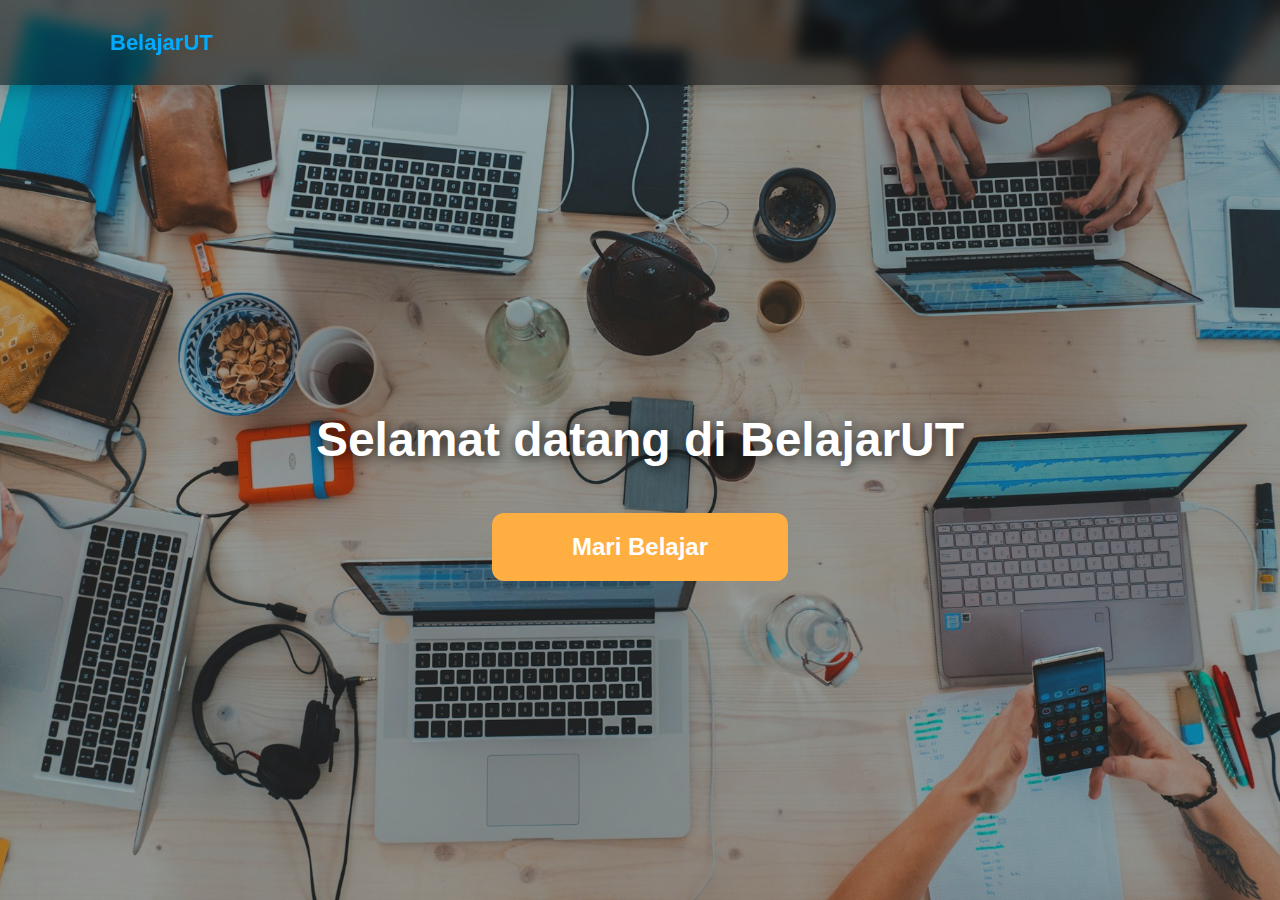
<file: index.html>
<!DOCTYPE html>
<html lang="id">
  <head>
    <meta charset="UTF-8" />
    <meta name="viewport" content="width=device-width, initial-scale=1.0" />
    <title>Halaman Utama - BelajarUT</title>
    <link rel="stylesheet" href="style_landing.css" />
  </head>
  <body>
    <!-- Navbar -->
    <nav class="navbar">
      <div class="nav-container">
        <h1 class="logo">BelajarUT</h1>
      </div>
    </nav>

    <!-- Konten Landing Page -->
    <main class="landing-content">
      <div class="landing-card">
        <h1>Selamat datang di BelajarUT</h1>
        <a href="halaman_semester/semester.html">
          <button id="startBtn">Mari Belajar</button>
        </a>
      </div>
    </main>

    <script src="script_landing.js"></script>
  </body>
</html>
</file>
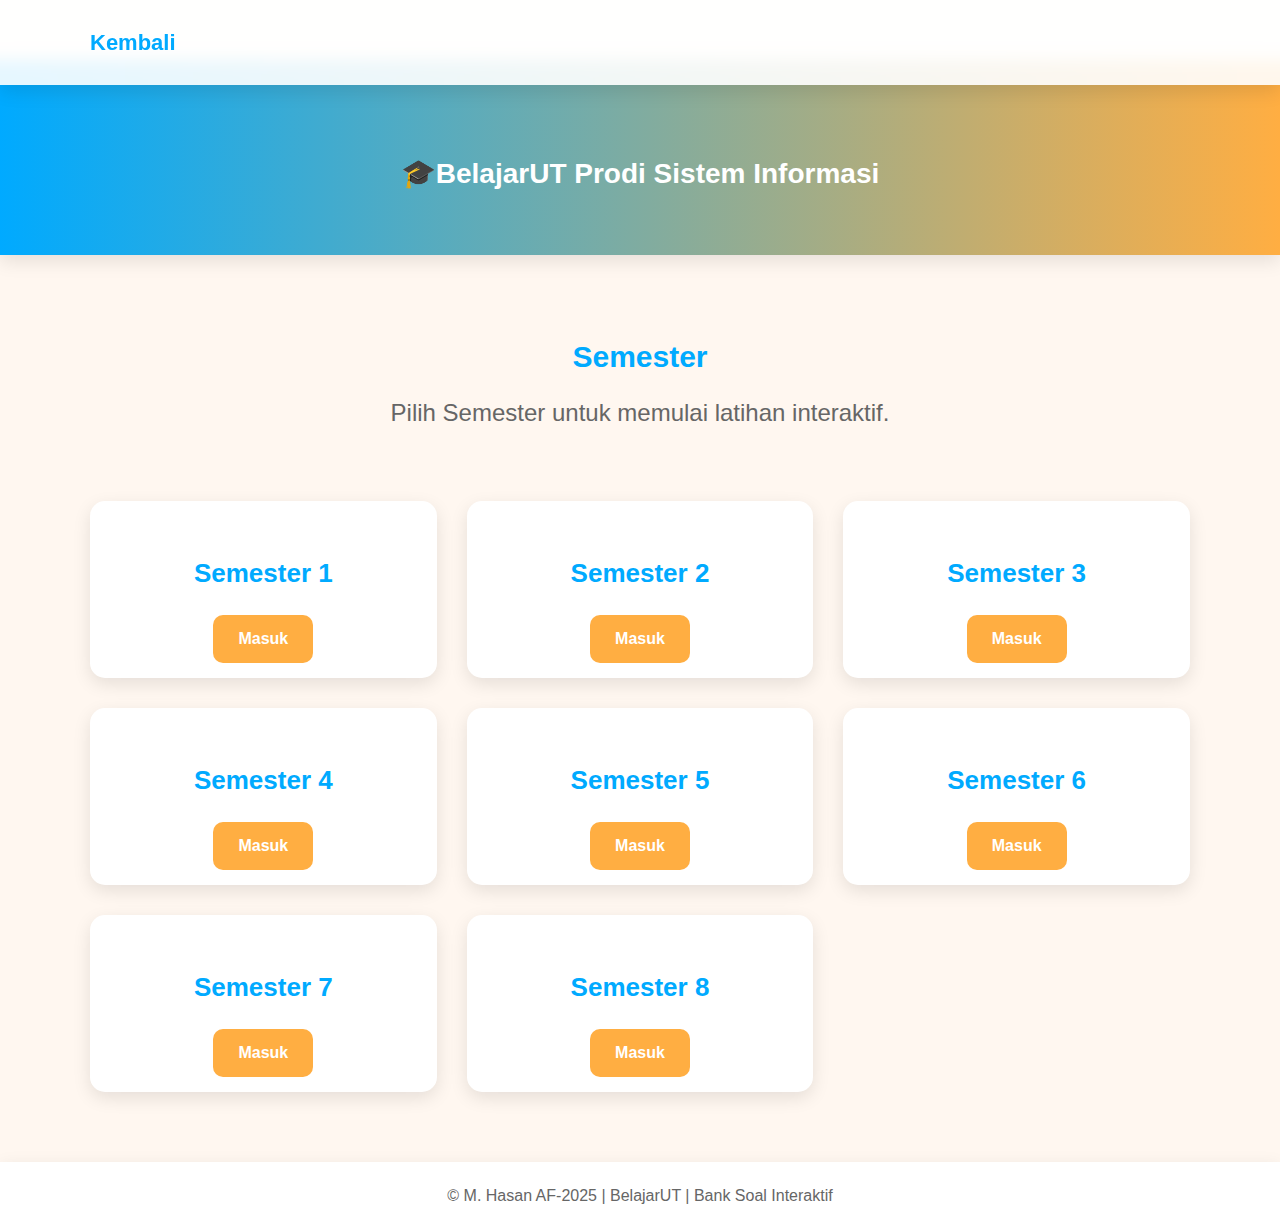
<file: halaman_semester/semester.html>
<!DOCTYPE html>
<html lang="id">
  <head>
    <meta charset="UTF-8" />
    <meta name="viewport" content="width=device-width, initial-scale=1.0" />
    <title>BelajarUT - Bank Soal</title>
    <link rel="stylesheet" href="style_semester.css" />
  </head>
  <body>
    <!-- Navbar -->
    <nav class="navbar">
      <div class="nav-container">
        <h1 class="logo"><a href="../index.html">Kembali</a></h1>
      </div>
    </nav>

    <!-- Header -->
    <header><p>🎓BelajarUT Prodi Sistem Informasi</p></header>

    <!-- Konten utama -->
    <section id="semester" class="content">
      <h2>Semester</h2>
      <p>Pilih Semester untuk memulai latihan interaktif.</p>
    </section>

    <section id="matakuliah" class="grid-container">
      <div class="card">
        <h3>Semester 1</h3>
        <a href="/mata-kuliah/semester1/mata_kuliah.html" class="btn">Masuk</a>
      </div>

      <div class="card">
        <h3>Semester 2</h3>
        <a href="../mata-kuliah/semester2/mata_kuliah.html" class="btn"
          >Masuk</a
        >
      </div>

      <div class="card">
        <h3>Semester 3</h3>
        <a href="" class="btn">Masuk</a>
      </div>

      <div class="card">
        <h3>Semester 4</h3>
        <a href="#" class="btn">Masuk</a>
      </div>

      <div class="card">
        <h3>Semester 5</h3>
        <a href="#" class="btn">Masuk</a>
      </div>

      <div class="card">
        <h3>Semester 6</h3>
        <a href="#" class="btn">Masuk</a>
      </div>

      <div class="card">
        <h3>Semester 7</h3>
        <a href="sistem_operasi.html" class="btn">Masuk</a>
      </div>

      <div class="card">
        <h3>Semester 8</h3>
        <a href="sistem_operasi.html" class="btn">Masuk</a>
      </div>
    </section>

    <footer>© M. Hasan AF-2025 | BelajarUT | Bank Soal Interaktif</footer>

    <script src="script.js"></script>
  </body>
</html>
</file>
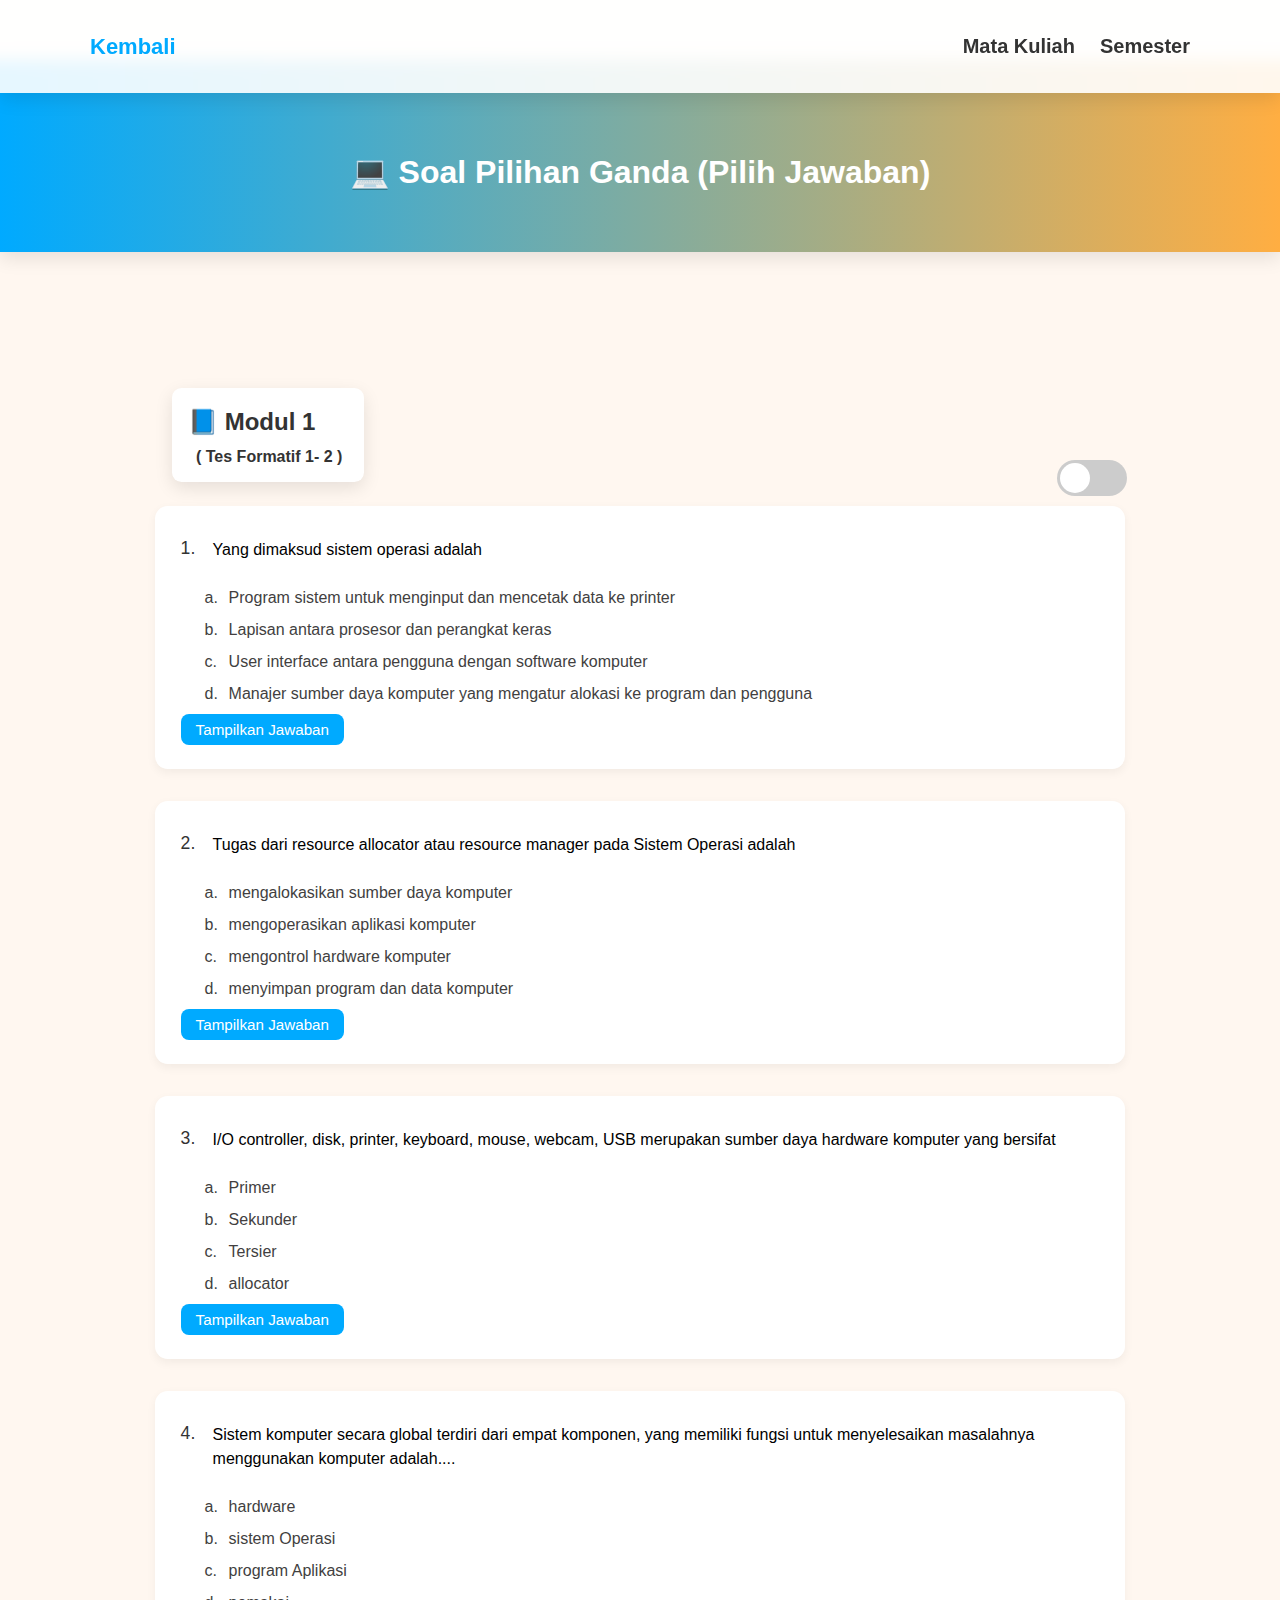
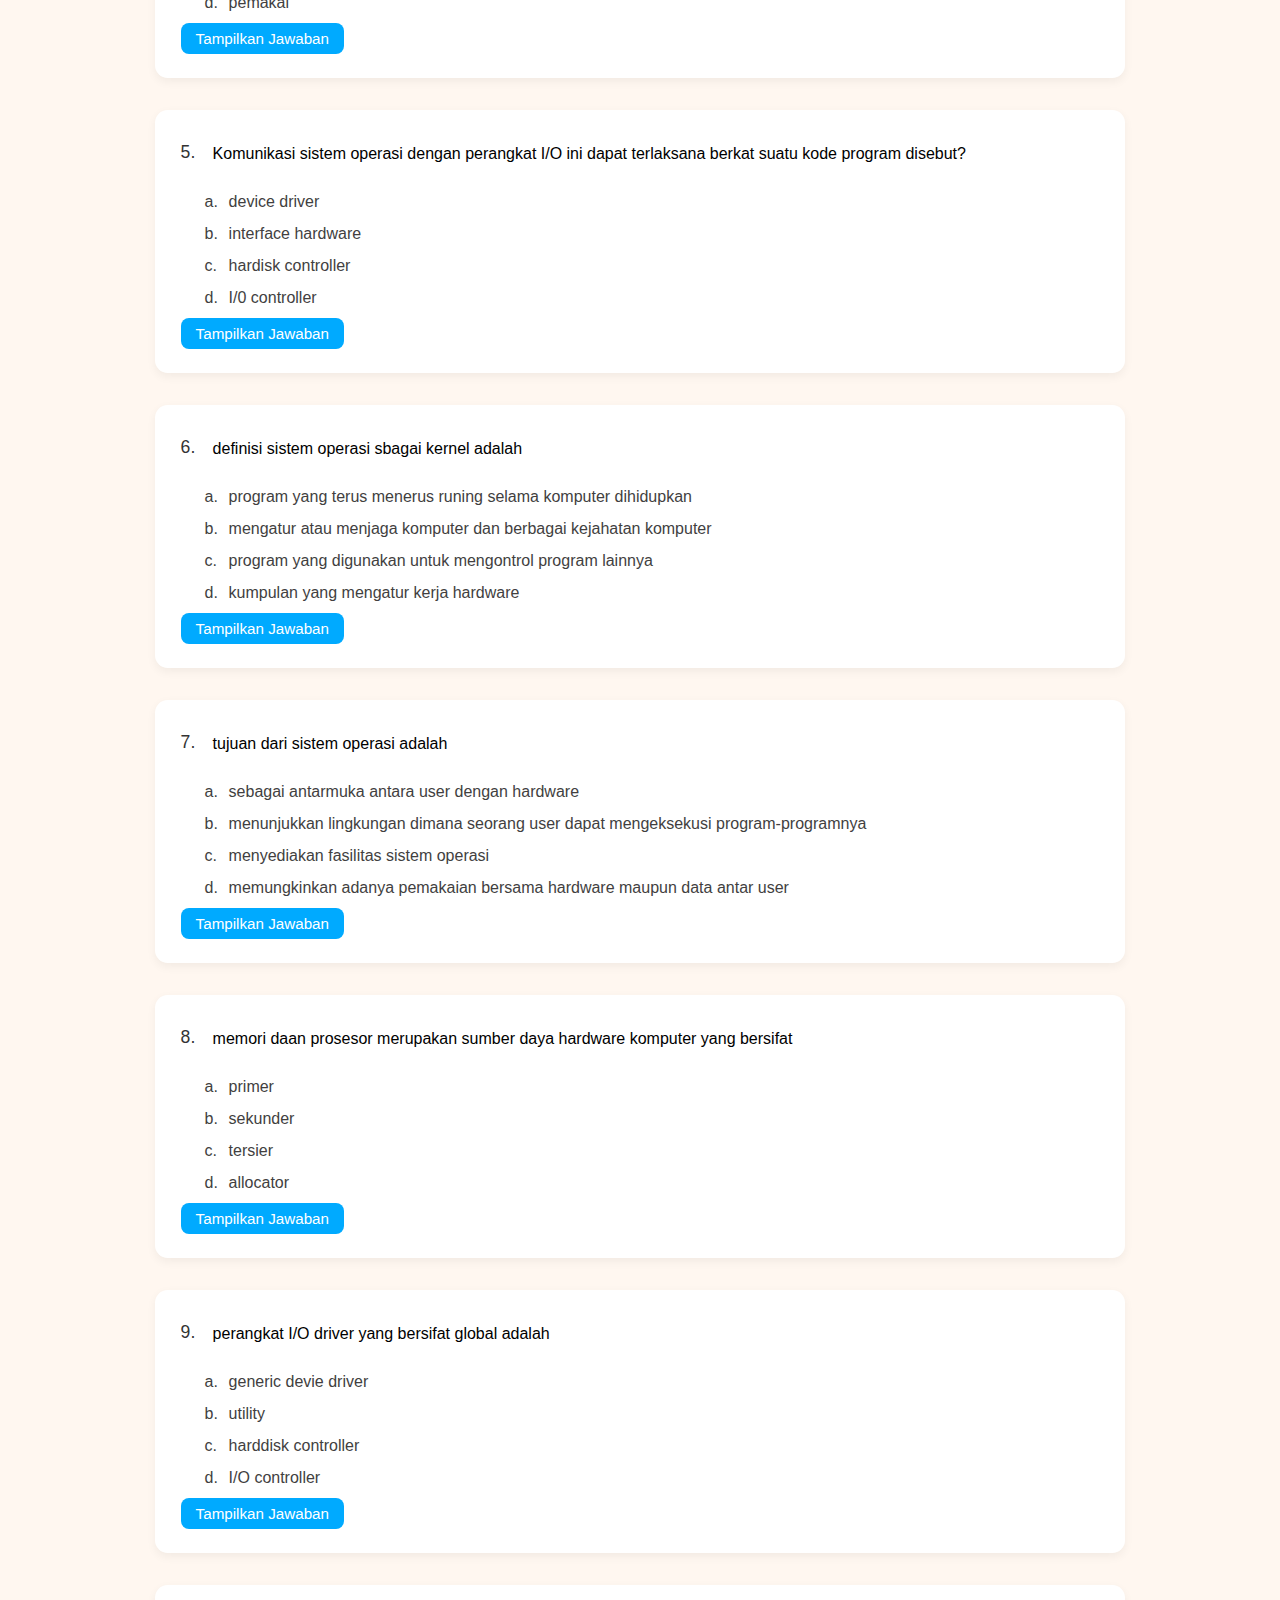
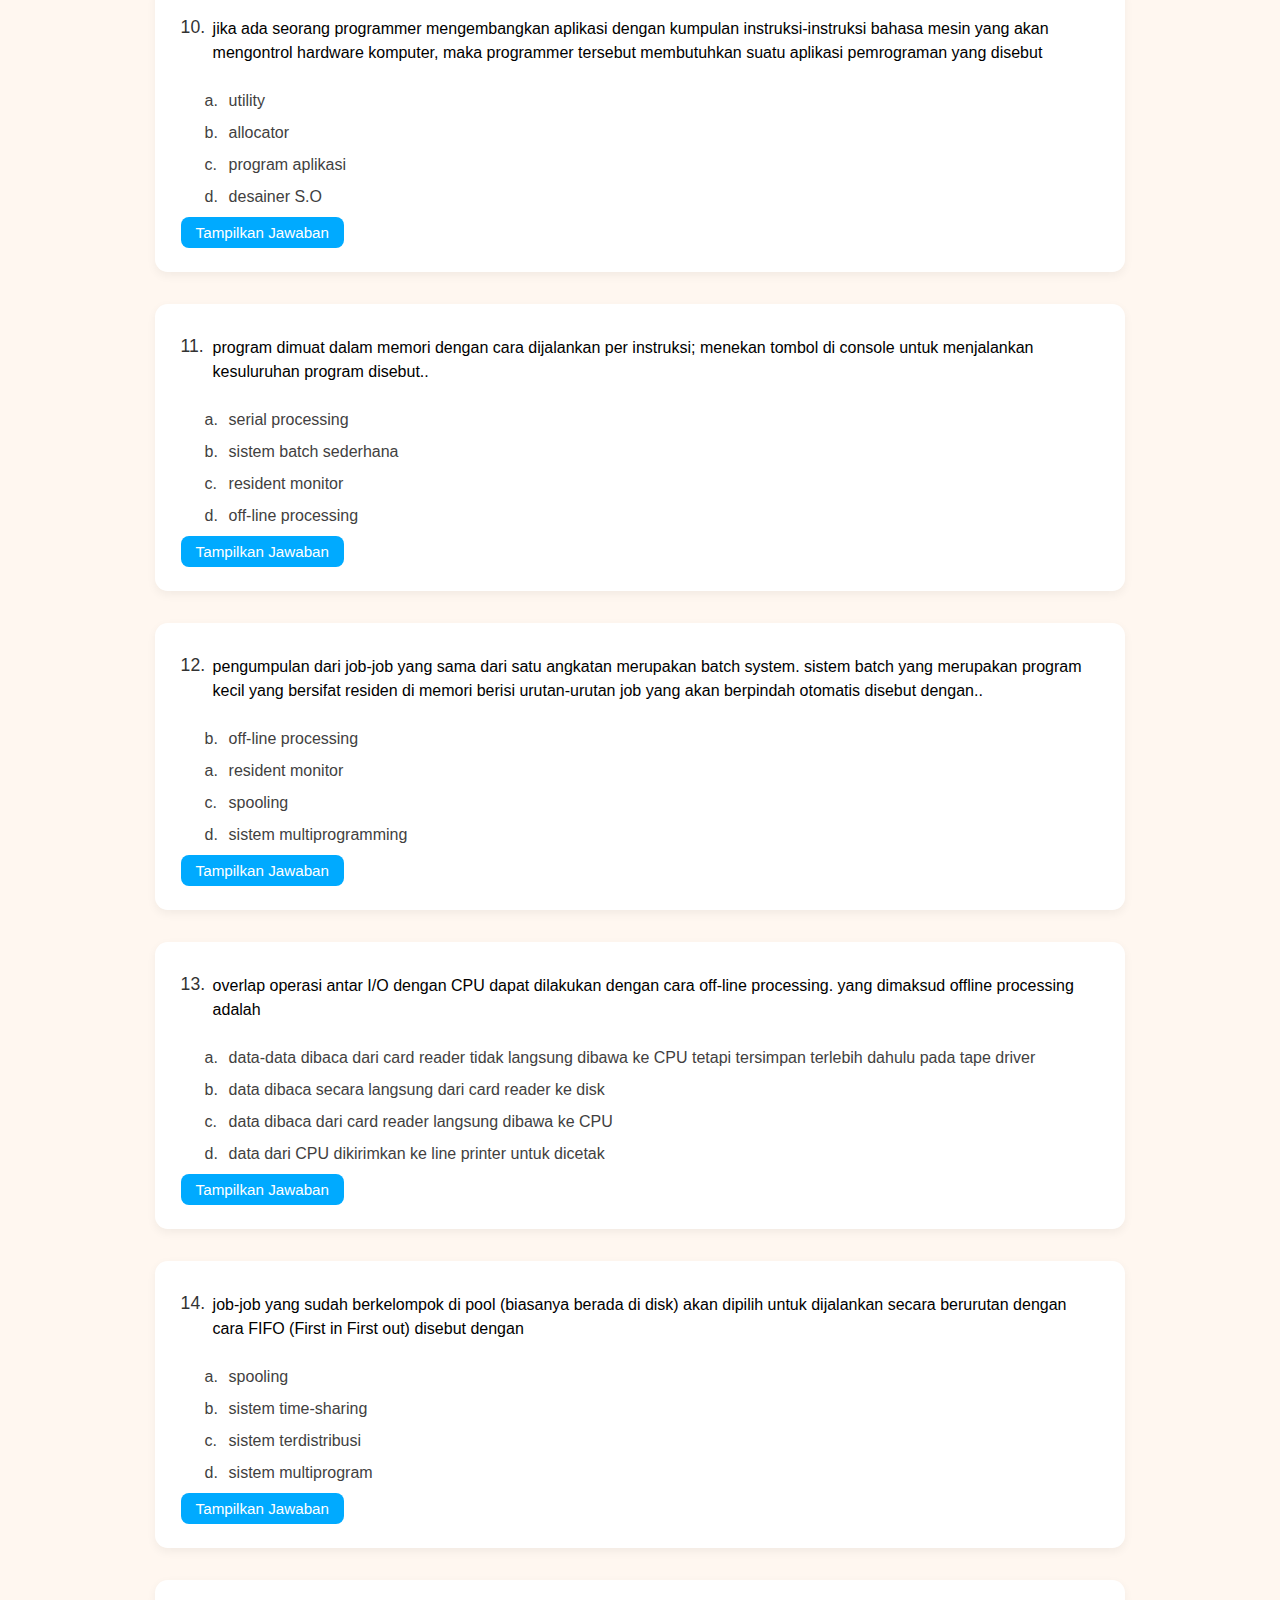
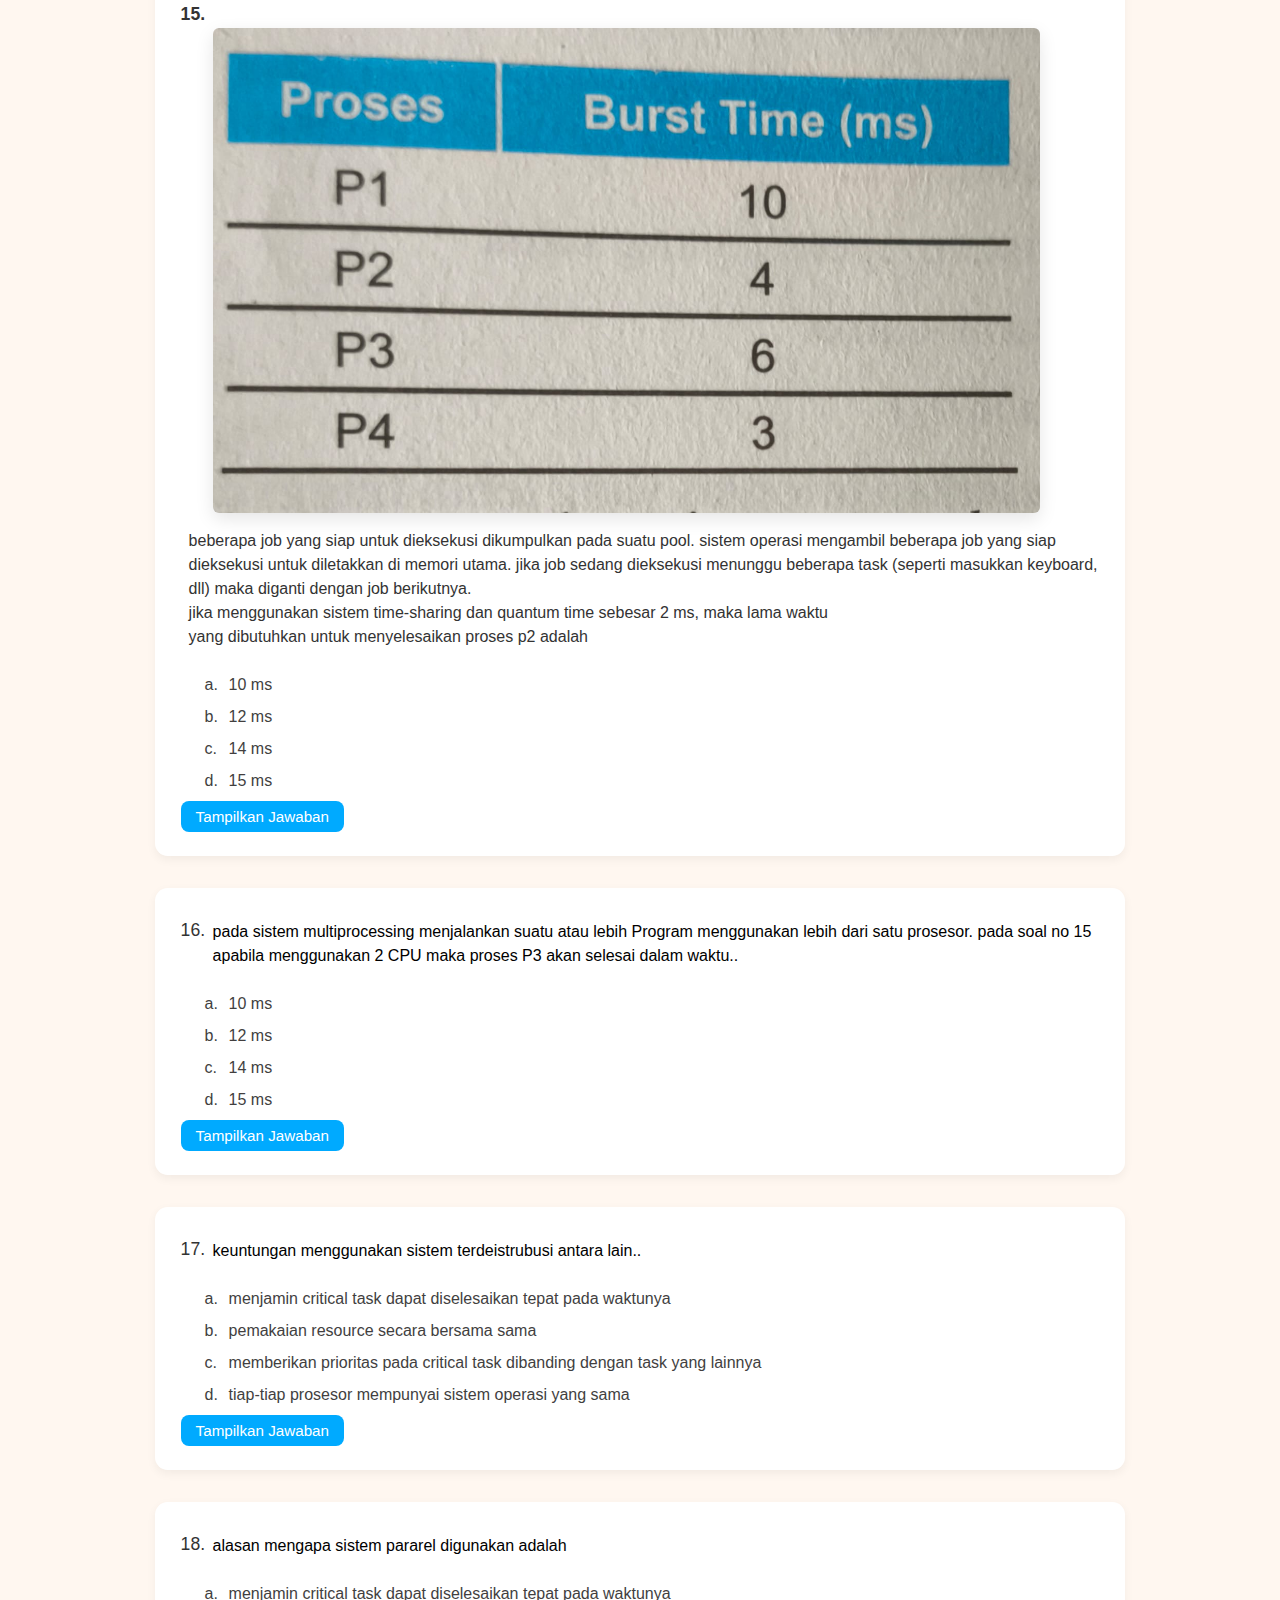
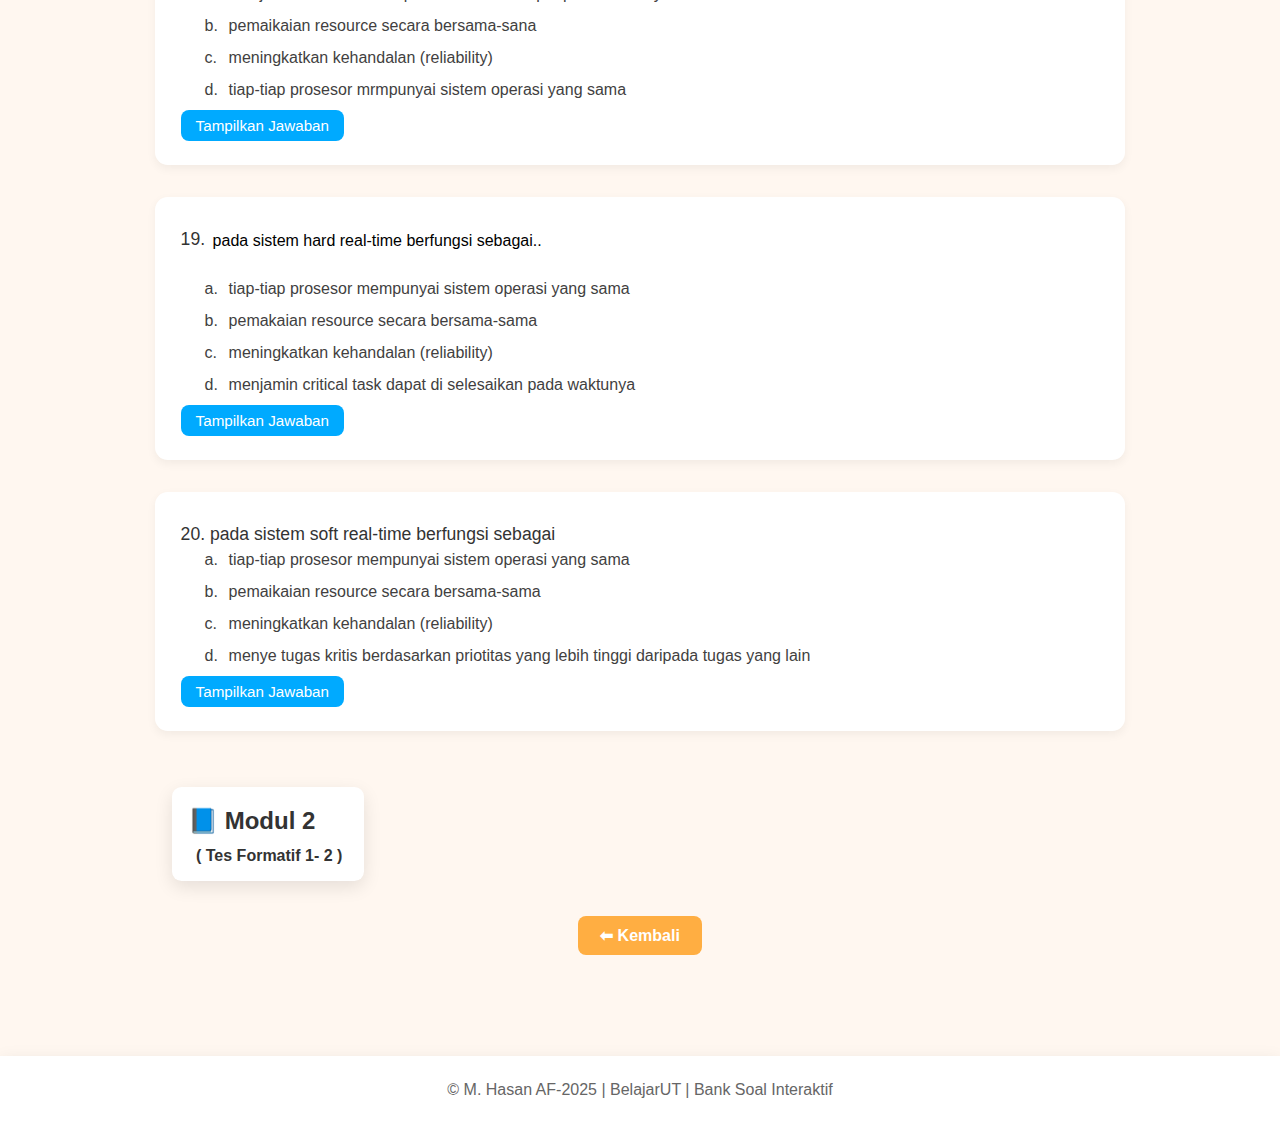
<file: soal/sistem_operasi2.html>
<!DOCTYPE html>
<html lang="id">
  <head>
    <meta charset="UTF-8" />
    <meta name="viewport" content="width=device-width, initial-scale=1.0" />
    <title>Sistem Operasi - BelajarUT</title>
    <link rel="stylesheet" href="style_sistem_operasi.css" />
  </head>
  <body>
    <header><p>💻 Soal Pilihan Ganda (Pilih Jawaban)</p></header>

    <!-- Navbar -->
    <nav class="navbar">
      <div class="nav-container">
        <h1 class="logo">
          <a href="../index.html">Kembali</a>
        </h1>
        <ul class="nav-links">
          <li>
            <a href="../mata-kuliah/semester2/mata_kuliah.html">Mata Kuliah</a>
          </li>
          <li>
            <a href="../halaman_semester/semester.html">Semester</a>
          </li>
        </ul>
      </div>
    </nav>

    <main class="quiz-container">
      <!-- Tombol kontrol semua jawaban -->

      <div class="toggle-all-container">
        <label class="toggle-switch">
          <input type="checkbox" id="toggleAllCheckbox" />
          <span class="slider"></span>
          <span class="toggle-text" id="toggleLabel"></span>
        </label>
      </div>

      <div class="quiz-title">
        <h2>📘 Modul 1</h2>
        <p>( Tes Formatif 1- 2 )</p>
      </div>
      <main class="quiz-container">
        <!-- Soal 1 -->
        <div class="question">
          <div class="soal-biasa">
            <span class="nomor">1.</span>
            <p>Yang dimaksud sistem operasi adalah</p>
          </div>
          <div class="options">
            <p>
              <span class="label">a.</span> Program sistem untuk menginput dan
              mencetak data ke printer
            </p>
            <p>
              <span class="label">b.</span> Lapisan antara prosesor dan
              perangkat keras
            </p>
            <p>
              <span class="label">c.</span> User interface antara pengguna
              dengan software komputer
            </p>
            <p>
              <span class="label">d.</span> Manajer sumber daya komputer yang
              mengatur alokasi ke program dan pengguna
            </p>
          </div>
          <button class="show-answer" data-id="1">Tampilkan Jawaban</button>
          <div class="answer" id="answer1">
            d. Manajer sumber daya komputer yang mengatur alokasi ke program dan
            pengguna.
          </div>
        </div>

        <!-- Soal 2 -->
        <div class="question">
          <div class="soal-biasa">
            <span class="nomor">2.</span>
            <p>
              Tugas dari resource allocator atau resource manager pada Sistem
              Operasi adalah
            </p>
          </div>
          <div class="options">
            <p>
              <span class="label">a.</span>mengalokasikan sumber daya komputer
            </p>
            <p>
              <span class="label">b.</span> mengoperasikan aplikasi komputer
            </p>
            <p><span class="label">c.</span> mengontrol hardware komputer</p>
            <p>
              <span class="label">d.</span> menyimpan program dan data komputer
            </p>
          </div>
          <button class="show-answer" data-id="2">Tampilkan Jawaban</button>
          <div class="answer" id="answer2">
            a. mengalokasikan sumber daya komputer
          </div>
        </div>

        <!-- Soal 3 -->
        <div class="question">
          <div class="soal-biasa">
            <span class="nomor">3.</span>
            <p>
              I/O controller, disk, printer, keyboard, mouse, webcam, USB
              merupakan sumber daya hardware komputer yang bersifat
            </p>
          </div>
          <div class="options">
            <p><span class="label">a.</span> Primer</p>
            <p><span class="label">b.</span> Sekunder</p>
            <p><span class="label">c.</span> Tersier</p>
            <p><span class="label">d.</span> allocator</p>
          </div>
          <button class="show-answer" data-id="3">Tampilkan Jawaban</button>
          <div class="answer" id="answer3">b. Sekunder</div>
        </div>

        <!-- Soal 4 -->
        <div class="question">
          <div class="soal-biasa">
            <span class="nomor">4. </span>
            <p>
              Sistem komputer secara global terdiri dari empat komponen, yang
              memiliki fungsi untuk menyelesaikan masalahnya menggunakan
              komputer adalah....
            </p>
          </div>
          <div class="options">
            <p><span class="label">a.</span> hardware</p>
            <p><span class="label">b.</span> sistem Operasi</p>
            <p><span class="label">c.</span> program Aplikasi</p>
            <p><span class="label">d.</span> pemakai</p>
          </div>
          <button class="show-answer" data-id="4">Tampilkan Jawaban</button>
          <div class="answer" id="answer4">d. Pemakai</div>
        </div>

        <!-- Soal 5 -->
        <div class="question">
          <div class="soal-biasa">
            <span class="nomor">5.</span>
            <p>
              Komunikasi sistem operasi dengan perangkat I/O ini dapat
              terlaksana berkat suatu kode program disebut?
            </p>
          </div>
          <div class="options">
            <p><span class="label">a.</span> device driver</p>
            <p><span class="label">b.</span> interface hardware</p>
            <p><span class="label">c.</span> hardisk controller</p>
            <p><span class="label">d.</span> I/0 controller</p>
          </div>
          <button class="show-answer" data-id="5">Tampilkan Jawaban</button>
          <div class="answer" id="answer5">a. device driver</div>
        </div>

        <!-- Soal 6 -->
        <div class="question">
          <div class="soal-biasa">
            <span class="nomor">6.</span>
            <p>definisi sistem operasi sbagai kernel adalah</p>
          </div>
          <div class="options">
            <p>
              <span class="label">a.</span> program yang terus menerus runing
              selama komputer dihidupkan
            </p>
            <p>
              <span class="label">b.</span> mengatur atau menjaga komputer dan
              berbagai kejahatan komputer
            </p>
            <p>
              <span class="label">c.</span> program yang digunakan untuk
              mengontrol program lainnya
            </p>
            <p>
              <span class="label">d.</span> kumpulan yang mengatur kerja
              hardware
            </p>
          </div>
          <button class="show-answer" data-id="6">Tampilkan Jawaban</button>
          <div class="answer" id="answer6">
            a. program yang terus menerus runing selama komputer dihidupkan
          </div>
        </div>

        <!-- Soal 7 -->
        <div class="question">
          <div class="soal-biasa">
            <span class="nomor">7.</span>
            <p>tujuan dari sistem operasi adalah</p>
          </div>
          <div class="options">
            <p>
              <span class="label">a.</span> sebagai antarmuka antara user dengan
              hardware
            </p>
            <p>
              <span class="label">b.</span> menunjukkan lingkungan dimana
              seorang user dapat mengeksekusi program-programnya
            </p>
            <p>
              <span class="label">c.</span> menyediakan fasilitas sistem operasi
            </p>
            <p>
              <span class="label">d.</span> memungkinkan adanya pemakaian
              bersama hardware maupun data antar user
            </p>
          </div>
          <button class="show-answer" data-id="7">Tampilkan Jawaban</button>
          <div class="answer" id="answer7">
            b. menunjukkan lingkungan dimana seorang user dapat mengeksekusi
            program-programnya
          </div>
        </div>

        <!-- Soal 8 -->
        <div class="question">
          <div class="soal-biasa">
            <span class="nomor">8.</span>
            <p>
              memori daan prosesor merupakan sumber daya hardware komputer yang
              bersifat
            </p>
          </div>
          <div class="options">
            <p><span class="label">a.</span> primer</p>
            <p><span class="label">b.</span> sekunder</p>
            <p><span class="label">c.</span> tersier</p>
            <p><span class="label">d.</span> allocator</p>
          </div>
          <button class="show-answer" data-id="8">Tampilkan Jawaban</button>
          <div class="answer" id="answer8">a. primer</div>
        </div>

        <!-- Soal 9 -->
        <div class="question">
          <div class="soal-biasa">
            <span class="nomor">9.</span>
            <p>perangkat I/O driver yang bersifat global adalah</p>
          </div>
          <div class="options">
            <p><span class="label">a.</span> generic devie driver</p>
            <p><span class="label">b.</span> utility</p>
            <p><span class="label">c.</span> harddisk controller</p>
            <p><span class="label">d.</span> I/O controller</p>
          </div>
          <button class="show-answer" data-id="9">Tampilkan Jawaban</button>
          <div class="answer" id="answer9">
            a. perangkat I/O driver yang bersifat global adalah
          </div>
        </div>

        <!-- Soal 10 -->
        <div class="question">
          <div class="soal-biasa">
            <span class="nomor">10.</span>
            <p>
              jika ada seorang programmer mengembangkan aplikasi dengan kumpulan
              instruksi-instruksi bahasa mesin yang akan mengontrol hardware
              komputer, maka programmer tersebut membutuhkan suatu aplikasi
              pemrograman yang disebut
            </p>
          </div>
          <div class="options">
            <p><span class="label">a.</span> utility</p>
            <p><span class="label">b.</span> allocator</p>
            <p><span class="label">c.</span> program aplikasi</p>
            <p><span class="label">d.</span> desainer S.O</p>
          </div>
          <button class="show-answer" data-id="10">Tampilkan Jawaban</button>
          <div class="answer" id="answer10">a. utility</div>
        </div>

        <!-- soal no 11 -->
        <div class="question">
          <div class="soal-biasa">
            <span class="nomor">11.</span>
            <p>
              program dimuat dalam memori dengan cara dijalankan per instruksi;
              menekan tombol di console untuk menjalankan kesuluruhan program
              disebut..
            </p>
          </div>
          <div class="options">
            <p><span class="label">a.</span>serial processing</p>
            <p><span class="label">b.</span>sistem batch sederhana</p>
            <p><span class="label">c.</span>resident monitor</p>
            <p><span class="label">d.</span>off-line processing</p>
          </div>
          <button class="show-answer" data-id="11">Tampilkan Jawaban</button>
          <div class="answer" id="answer11">a.</div>
        </div>
        <!-- soal no 12 -->
        <div class="question">
          <div class="soal-biasa">
            <span class="nomor">12.</span>
            <p>
              pengumpulan dari job-job yang sama dari satu angkatan merupakan
              batch system. sistem batch yang merupakan program kecil yang
              bersifat residen di memori berisi urutan-urutan job yang akan
              berpindah otomatis disebut dengan..
            </p>
          </div>
          <div class="options">
            <p><span class="label">b. </span> off-line processing</p>
            <p><span class="label">a. </span> resident monitor</p>
            <p><span class="label">c. </span> spooling</p>
            <p><span class="label">d. </span> sistem multiprogramming</p>
          </div>
          <button class="show-answer" data-id="12">Tampilkan Jawaban</button>
          <div class="answer" id="answer12">a.resident monitor</div>
        </div>

        <!-- soal no 13 -->
        <div class="question">
          <div class="soal-biasa">
            <span class="nomor">13.</span>
            <p>
              overlap operasi antar I/O dengan CPU dapat dilakukan dengan cara
              off-line processing. yang dimaksud offline processing adalah
            </p>
          </div>
          <div class="options">
            <p>
              <span class="label">a.</span>data-data dibaca dari card reader
              tidak langsung dibawa ke CPU tetapi tersimpan terlebih dahulu pada
              tape driver
            </p>
            <p>
              <span class="label">b.</span>data dibaca secara langsung dari card
              reader ke disk
            </p>
            <p>
              <span class="label">c.</span>data dibaca dari card reader langsung
              dibawa ke CPU
            </p>
            <p>
              <span class="label">d.</span>data dari CPU dikirimkan ke line
              printer untuk dicetak
            </p>
          </div>
          <button class="show-answer" data-id="13">Tampilkan Jawaban</button>
          <div class="answer" id="answer13">
            a.data-data dibaca dari card reader tidak langsung dibawa ke CPU
            tetapi tersimpan terlebih dahulu pada tape driver
          </div>
        </div>

        <!-- soal no 14 -->
        <div class="question">
          <div class="soal-biasa">
            <span class="nomor">14.</span>
            <p>
              job-job yang sudah berkelompok di pool (biasanya berada di disk)
              akan dipilih untuk dijalankan secara berurutan dengan cara FIFO
              (First in First out) disebut dengan
            </p>
          </div>
          <div class="options">
            <p><span class="label">a.</span>spooling</p>
            <p><span class="label">b.</span>sistem time-sharing</p>
            <p><span class="label">c.</span>sistem terdistribusi</p>
            <p><span class="label">d.</span>sistem multiprogram</p>
          </div>
          <button class="show-answer" data-id="14">Tampilkan Jawaban</button>
          <div class="answer" id="answer14">d.sistem multiprogram</div>
        </div>

        <!-- soal no 15 -->
        <div class="question">
          <div class="soal-gambar">
            <span class="nomor">15.</span>
            <img
              src="../img/soal_gambar/sistem_operasi/formatif15.jpeg"
              alt="soal15"
            />
            <p>
              beberapa job yang siap untuk dieksekusi dikumpulkan pada suatu
              pool. sistem operasi mengambil beberapa job yang siap dieksekusi
              untuk diletakkan di memori utama. jika job sedang dieksekusi
              menunggu beberapa task (seperti masukkan keyboard, dll) maka
              diganti dengan job berikutnya.
              <br />
              jika menggunakan sistem time-sharing dan quantum time sebesar 2
              ms, maka lama waktu <br />
              yang dibutuhkan untuk menyelesaikan proses p2 adalah
            </p>
          </div>
          <div class="options">
            <p><span class="label">a.</span>10 ms</p>
            <p><span class="label">b.</span>12 ms</p>
            <p><span class="label">c.</span>14 ms</p>
            <p><span class="label">d.</span>15 ms</p>
          </div>
          <button class="show-answer" data-id="15">Tampilkan Jawaban</button>
          <div class="answer" id="answer15">a. 10 ms</div>
        </div>
        <!-- soal no 16 -->
        <div class="question">
          <div class="soal-biasa">
            <span class="nomor">16.</span>
            <p>
              pada sistem multiprocessing menjalankan suatu atau lebih Program
              menggunakan lebih dari satu prosesor. pada soal no 15 apabila
              menggunakan 2 CPU maka proses P3 akan selesai dalam waktu..
            </p>
          </div>
          <div class="options">
            <p><span class="label">a.</span>10 ms</p>
            <p><span class="label">b.</span>12 ms</p>
            <p><span class="label">c.</span>14 ms</p>
            <p><span class="label">d.</span>15 ms</p>
          </div>
          <button class="show-answer" data-id="16">Tampilkan Jawaban</button>
          <div class="answer" id="answer16">a. 10 ms</div>
        </div>

        <!-- soal no 17 -->
        <div class="question">
          <div class="soal-biasa">
            <span class="nomor">17.</span>
            <p>keuntungan menggunakan sistem terdeistrubusi antara lain..</p>
          </div>
          <div class="options">
            <p>
              <span class="label">a.</span>menjamin critical task dapat
              diselesaikan tepat pada waktunya
            </p>
            <p>
              <span class="label">b.</span>pemakaian resource secara bersama
              sama
            </p>
            <p>
              <span class="label">c.</span>memberikan prioritas pada critical
              task dibanding dengan task yang lainnya
            </p>
            <p>
              <span class="label">d.</span>tiap-tiap prosesor mempunyai sistem
              operasi yang sama
            </p>
          </div>
          <button class="show-answer" data-id="17">Tampilkan Jawaban</button>
          <div class="answer" id="answer17">
            b. pemakaian resource secara bersama sama
          </div>
        </div>

        <!-- soal no 18 -->
        <div class="question">
          <div class="soal-biasa">
            <span class="nomor">18.</span>
            <p>alasan mengapa sistem pararel digunakan adalah</p>
          </div>
          <div class="options">
            <p>
              <span class="label">a.</span>menjamin critical task dapat
              diselesaikan tepat pada waktunya
            </p>
            <p>
              <span class="label">b.</span>pemaikaian resource secara
              bersama-sana
            </p>
            <p>
              <span class="label">c.</span>meningkatkan kehandalan (reliability)
            </p>
            <p>
              <span class="label">d.</span>tiap-tiap prosesor mrmpunyai sistem
              operasi yang sama
            </p>
          </div>
          <button class="show-answer" data-id="18">Tampilkan Jawaban</button>
          <div class="answer" id="answer18">
            c. mengingkatkan kehandalan (reliability)
          </div>
        </div>

        <!-- soal no 19 -->
        <div class="question">
          <div class="soal-biasa">
            <span class="nomor">19.</span>
            <p>pada sistem hard real-time berfungsi sebagai..</p>
          </div>
          <div class="options">
            <p>
              <span class="label">a.</span>tiap-tiap prosesor mempunyai sistem
              operasi yang sama
            </p>
            <p>
              <span class="label">b.</span>pemakaian resource secara
              bersama-sama
            </p>
            <p>
              <span class="label">c.</span>meningkatkan kehandalan (reliability)
            </p>
            <p>
              <span class="label">d.</span>menjamin critical task dapat di
              selesaikan pada waktunya
            </p>
          </div>
          <button class="show-answer" data-id="19">Tampilkan Jawaban</button>
          <div class="answer" id="answer19">
            d. menjamin critical task dapat di selesaikan pada waktunya
          </div>
        </div>

        <!-- soal no 20 -->
        <div class="question">
          <div class="soal-biasa">
            <span class="nomor"
              >20. pada sistem soft real-time berfungsi sebagai</span
            >
            <p></p>
          </div>
          <div class="options">
            <p>
              <span class="label">a.</span>tiap-tiap prosesor mempunyai sistem
              operasi yang sama
            </p>
            <p>
              <span class="label">b.</span>pemaikaian resource secara
              bersama-sama
            </p>
            <p>
              <span class="label">c.</span>meningkatkan kehandalan (reliability)
            </p>
            <p>
              <span class="label">d.</span>menye tugas kritis berdasarkan
              priotitas yang lebih tinggi daripada tugas yang lain
            </p>
          </div>
          <button class="show-answer" data-id="20">Tampilkan Jawaban</button>
          <div class="answer" id="answer20">
            a. tiap-tiap prosesor mempunyai sistem operasi yang sama
          </div>
        </div>
      </main>

      <!-- ✅ Modul 2 tes formatif 1-2-->
      <div class="quiz-title">
        <h2>📘 Modul 2</h2>
        <p>( Tes Formatif 1- 2 )</p>
      </div>
      <a href="/soal/sistem_operasi2.html" class="btn">⬅ Kembali</a>
    </main>
    <footer>© M. Hasan AF-2025 | BelajarUT | Bank Soal Interaktif</footer>

    <script src="script.js"></script>
  </body>
</html>
</file>
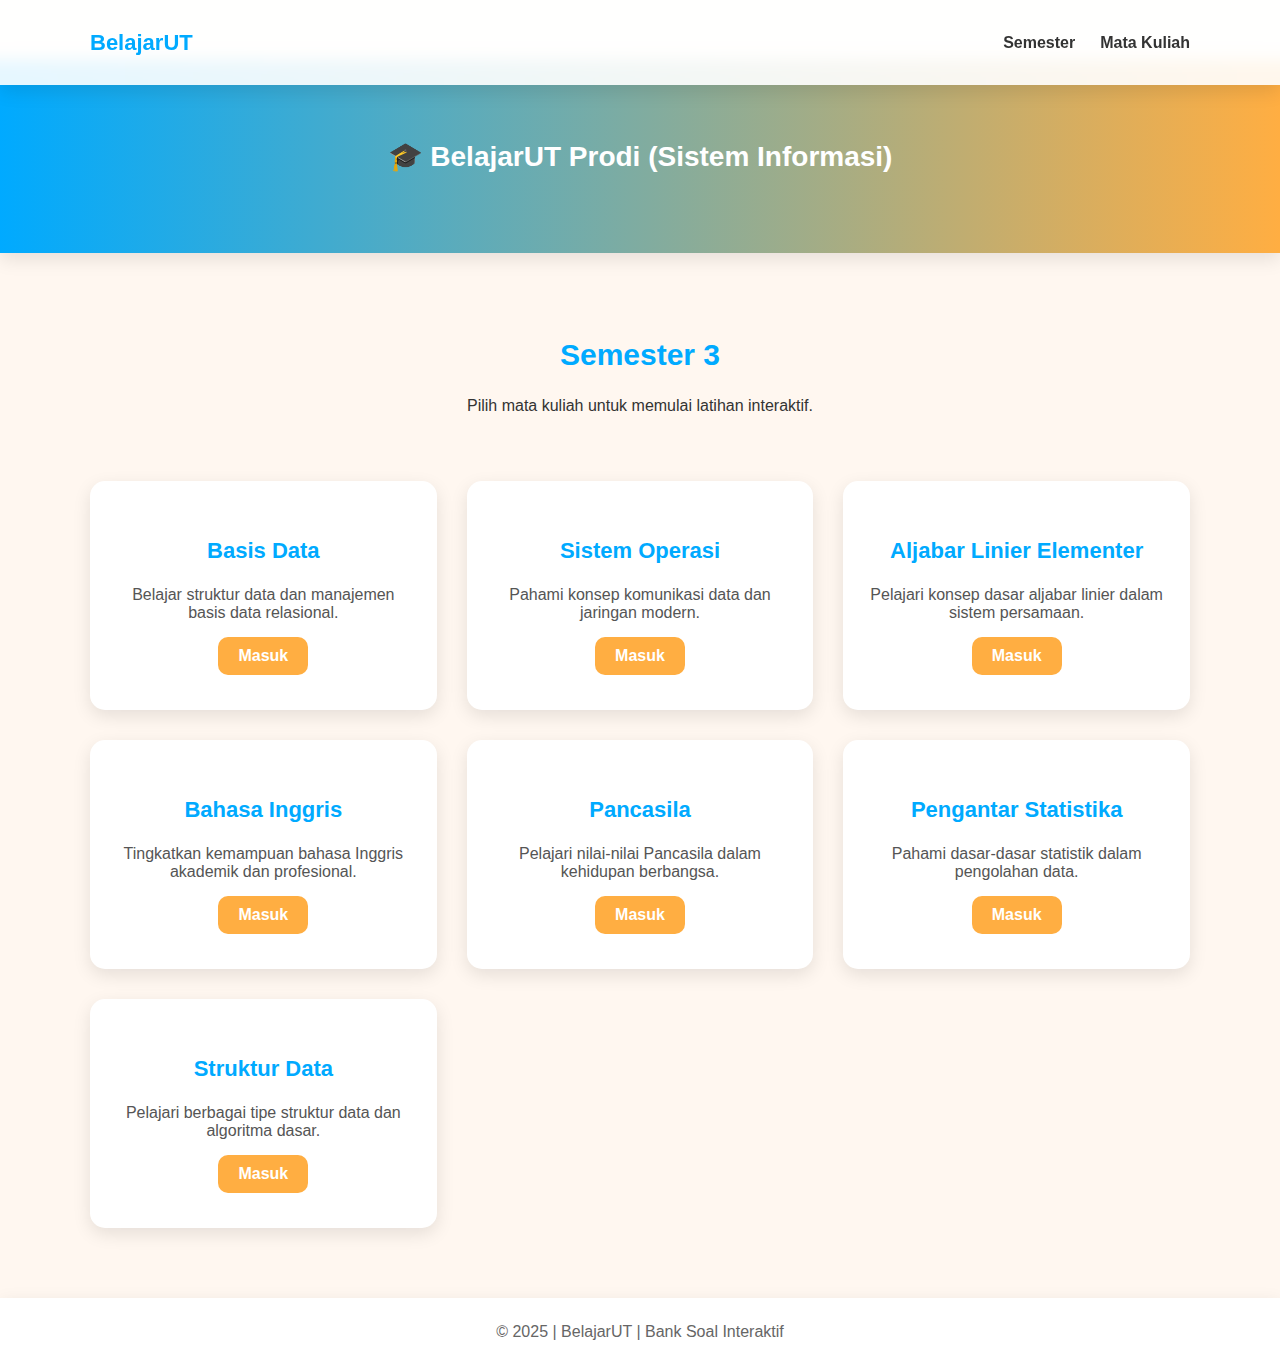
<file: mata-kuliah/semester1/mata_kuliah.html>
<!DOCTYPE html>
<html lang="id">
  <head>
    <meta charset="UTF-8" />
    <meta name="viewport" content="width=device-width, initial-scale=1.0" />
    <title>BelajarUT - Bank Soal</title>
    <link rel="stylesheet" href="style.css" />
  </head>
  <body>
    <!-- Navbar -->
    <nav class="navbar">
      <div class="nav-container">
        <h1 class="logo">BelajarUT</h1>
        <ul class="nav-links">
          <li><a href="#semester">Semester</a></li>
          <li><a href="#matakuliah">Mata Kuliah</a></li>
        </ul>
      </div>
    </nav>

    <!-- Header -->
    <header>🎓 BelajarUT Prodi (Sistem Informasi)</header>

    <!-- Konten utama -->
    <section id="semester" class="content">
      <h2>Semester 3</h2>
      <p>Pilih mata kuliah untuk memulai latihan interaktif.</p>
    </section>

    <section id="matakuliah" class="grid-container">
      <div class="card">
        <h3>Basis Data</h3>
        <p>Belajar struktur data dan manajemen basis data relasional.</p>
        <a href="#" class="btn">Masuk</a>
      </div>

      <div class="card">
        <h3>Sistem Operasi</h3>
        <p>Pahami konsep komunikasi data dan jaringan modern.</p>
        <a href="sistem_operasi.html" class="btn">Masuk</a>
      </div>

      <div class="card">
        <h3>Aljabar Linier Elementer</h3>
        <p>Pelajari konsep dasar aljabar linier dalam sistem persamaan.</p>
        <a href="#" class="btn">Masuk</a>
      </div>

      <div class="card">
        <h3>Bahasa Inggris</h3>
        <p>Tingkatkan kemampuan bahasa Inggris akademik dan profesional.</p>
        <a href="#" class="btn">Masuk</a>
      </div>

      <div class="card">
        <h3>Pancasila</h3>
        <p>Pelajari nilai-nilai Pancasila dalam kehidupan berbangsa.</p>
        <a href="#" class="btn">Masuk</a>
      </div>

      <div class="card">
        <h3>Pengantar Statistika</h3>
        <p>Pahami dasar-dasar statistik dalam pengolahan data.</p>
        <a href="#" class="btn">Masuk</a>
      </div>

      <div class="card">
        <h3>Struktur Data</h3>
        <p>Pelajari berbagai tipe struktur data dan algoritma dasar.</p>
        <a href="sistem_operasi.html" class="btn">Masuk</a>
      </div>
    </section>

    <footer>© 2025 | BelajarUT | Bank Soal Interaktif</footer>

    <script src="script.js"></script>
  </body>
</html>
</file>
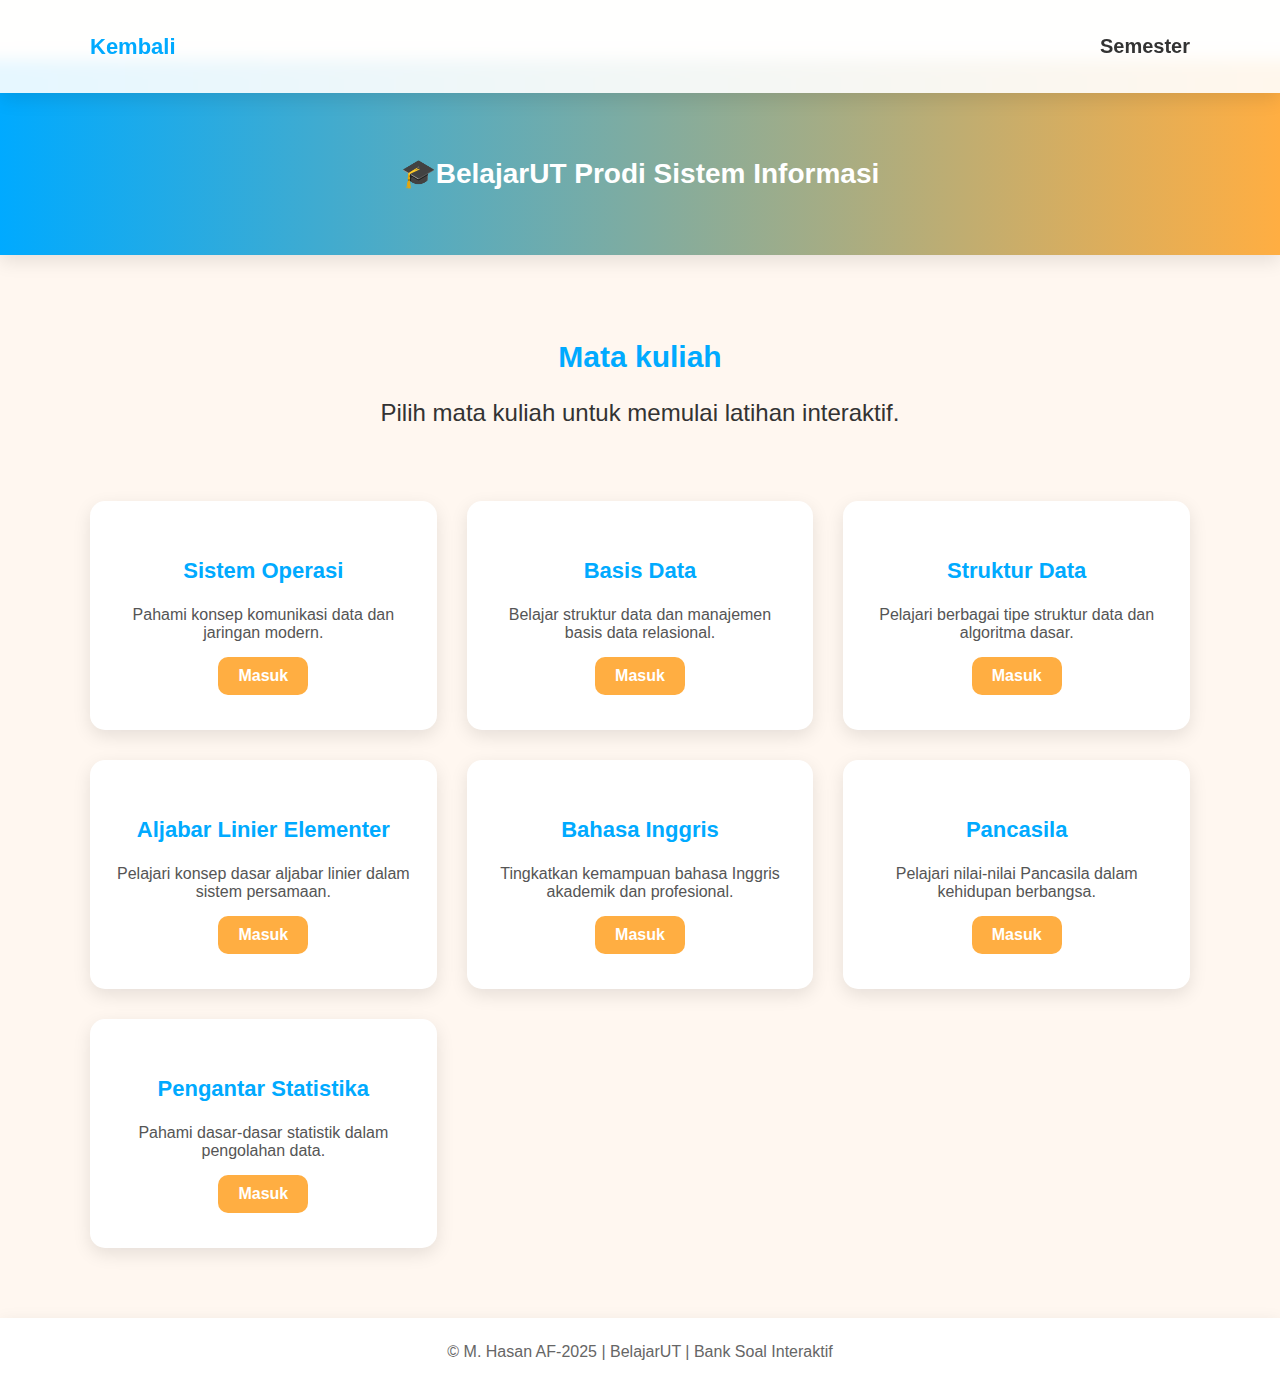
<file: mata-kuliah/semester2/mata_kuliah.html>
<!DOCTYPE html>
<html lang="id">
  <head>
    <meta charset="UTF-8" />
    <meta name="viewport" content="width=device-width, initial-scale=1.0" />
    <title>BelajarUT - Bank Soal</title>
    <link rel="stylesheet" href="style-mata_kuliah.css" />
  </head>
  <body>
    <!-- Navbar -->
    <nav class="navbar">
      <div class="nav-container">
        <h1 class="logo">
          <a href="../../index.html">Kembali</a>
        </h1>
        <ul class="nav-links">
          <li><a href="../../halaman_semester/semester.html">Semester</a></li>
        </ul>
      </div>
    </nav>

    <!-- Header -->
    <header><p>🎓BelajarUT Prodi Sistem Informasi</p></header>

    <!-- Konten utama -->
    <section id="semester" class="content">
      <h2>Mata kuliah</h2>
      <p>Pilih mata kuliah untuk memulai latihan interaktif.</p>
    </section>

    <section id="matakuliah" class="grid-container">
      <div class="card">
        <h3>Sistem Operasi</h3>
        <p>Pahami konsep komunikasi data dan jaringan modern.</p>
        <a href="../../soal/sistem_operasi2.html" class="btn">Masuk</a>
      </div>

      <div class="card">
        <h3>Basis Data</h3>
        <p>Belajar struktur data dan manajemen basis data relasional.</p>
        <a href="#" class="btn">Masuk</a>
      </div>

      <div class="card">
        <h3>Struktur Data</h3>
        <p>Pelajari berbagai tipe struktur data dan algoritma dasar.</p>
        <a href="#" class="btn">Masuk</a>
      </div>

      <div class="card">
        <h3>Aljabar Linier Elementer</h3>
        <p>Pelajari konsep dasar aljabar linier dalam sistem persamaan.</p>
        <a href="#" class="btn">Masuk</a>
      </div>

      <div class="card">
        <h3>Bahasa Inggris</h3>
        <p>Tingkatkan kemampuan bahasa Inggris akademik dan profesional.</p>
        <a href="#" class="btn">Masuk</a>
      </div>

      <div class="card">
        <h3>Pancasila</h3>
        <p>Pelajari nilai-nilai Pancasila dalam kehidupan berbangsa.</p>
        <a href="#" class="btn">Masuk</a>
      </div>

      <div class="card">
        <h3>Pengantar Statistika</h3>
        <p>Pahami dasar-dasar statistik dalam pengolahan data.</p>
        <a href="#" class="btn">Masuk</a>
      </div>
    </section>

    <footer>© M. Hasan AF-2025 | BelajarUT | Bank Soal Interaktif</footer>

    <script src="script.js"></script>
  </body>
</html>
</file>
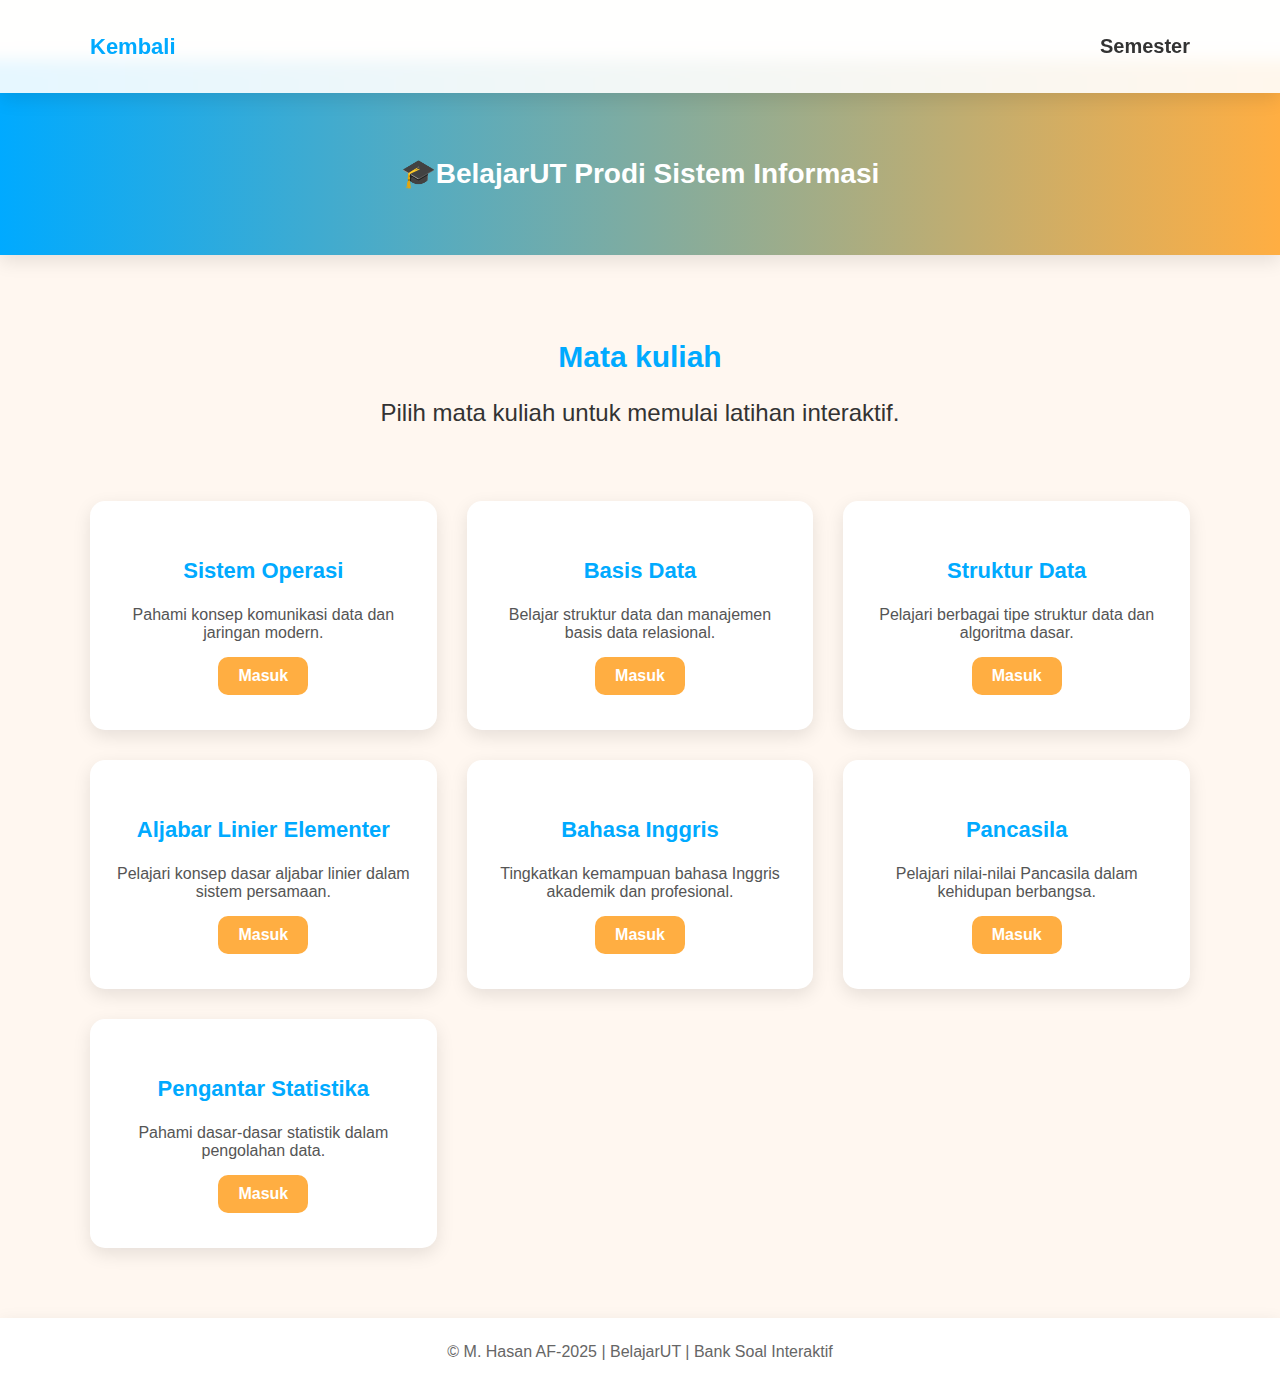
<file: mata_kuliah/semester2/mata_kuliah.html>
<!DOCTYPE html>
<html lang="id">
  <head>
    <meta charset="UTF-8" />
    <meta name="viewport" content="width=device-width, initial-scale=1.0" />
    <title>BelajarUT - Bank Soal</title>
    <link rel="stylesheet" href="style-mata_kuliah.css" />
  </head>
  <body>
    <!-- Navbar -->
    <nav class="navbar">
      <div class="nav-container">
        <h1 class="logo">
          <a href="./halaman_semester/semester.html">Kembali</a>
        </h1>
        <ul class="nav-links">
          <li><a href="./halaman_semester/semester.html">Semester</a></li>
        </ul>
      </div>
    </nav>

    <!-- Header -->
    <header><p>🎓BelajarUT Prodi Sistem Informasi</p></header>

    <!-- Konten utama -->
    <section id="semester" class="content">
      <h2>Mata kuliah</h2>
      <p>Pilih mata kuliah untuk memulai latihan interaktif.</p>
    </section>

    <section id="matakuliah" class="grid-container">
      <div class="card">
        <h3>Sistem Operasi</h3>
        <p>Pahami konsep komunikasi data dan jaringan modern.</p>
        <a href="../soal/sistem_operasi2.html" class="btn">Masuk</a>
      </div>

      <div class="card">
        <h3>Basis Data</h3>
        <p>Belajar struktur data dan manajemen basis data relasional.</p>
        <a href="#" class="btn">Masuk</a>
      </div>

      <div class="card">
        <h3>Struktur Data</h3>
        <p>Pelajari berbagai tipe struktur data dan algoritma dasar.</p>
        <a href="#" class="btn">Masuk</a>
      </div>

      <div class="card">
        <h3>Aljabar Linier Elementer</h3>
        <p>Pelajari konsep dasar aljabar linier dalam sistem persamaan.</p>
        <a href="#" class="btn">Masuk</a>
      </div>

      <div class="card">
        <h3>Bahasa Inggris</h3>
        <p>Tingkatkan kemampuan bahasa Inggris akademik dan profesional.</p>
        <a href="#" class="btn">Masuk</a>
      </div>

      <div class="card">
        <h3>Pancasila</h3>
        <p>Pelajari nilai-nilai Pancasila dalam kehidupan berbangsa.</p>
        <a href="#" class="btn">Masuk</a>
      </div>

      <div class="card">
        <h3>Pengantar Statistika</h3>
        <p>Pahami dasar-dasar statistik dalam pengolahan data.</p>
        <a href="#" class="btn">Masuk</a>
      </div>
    </section>

    <footer>© M. Hasan AF-2025 | BelajarUT | Bank Soal Interaktif</footer>

    <script src="script.js"></script>
  </body>
</html>
</file>
<file: style_landing.css>
/* Agar ukuran tetap 100vh satu layar penuh meskipun ada penambahan margin dan padding */
*,
*::before,
*::after {
  box-sizing: border-box; /* Membuat padding dan border termasuk dalam height */
}

:root {
  --primary: #00aaff;
  --accent: #ffae42;
  --text: #ffffff;
  --shadow: 0 0.375rem 1.125rem rgba(0, 0, 0, 0.25); /* 6px 18px */
}

body {
  font-family: "Poppins", sans-serif;
  margin: 0;
  padding: 0;
  min-height: 100vh;
  overflow-x: hidden; /* biar ga ada scroll ke samping */
}

/*
 2. NAVBAR STYLES
*/
.navbar {
  position: fixed;
  top: 0;
  width: 100%;
  background: rgba(0, 0, 0, 0.5);
  backdrop-filter: blur(0.5rem); /* 8px */
  box-shadow: var(--shadow);
  z-index: 1000;
}

.nav-container {
  display: flex;
  justify-content: space-between;
  align-items: center;
  max-width: 68.75rem; /* 1100px */
  margin: 0 auto;
  padding: 0.9375rem 1.25rem; /* 15px 20px */
}

.logo {
  font-size: 1.375rem; /* 22px */
  font-weight: 700;
  color: var(--primary);
}

.nav-links {
  list-style: none;
  display: flex;
  gap: 1.5625rem; /* 25px */
}

.nav-links a {
  text-decoration: none;
  color: white;
  font-weight: 600;
}

.nav-links a:hover {
  color: var(--accent);
}

/*
3. LANDING PAGE CONTENT
*/
.landing-content {
  height: 100vh;
  display: flex;
  flex-direction: column;
  justify-content: center;
  align-items: center;
  text-align: center;
  gap: 1.875rem; /* 30px */
  padding-top: 3.75rem; /* 60px */

  /* Background gambar lokal dengan overlay */
  background: linear-gradient(rgba(0, 0, 0, 0.3), rgba(0, 0, 0, 0.3)),
    url("img/bg1.jpg") center/cover no-repeat;
}

.landing-content h1 {
  font-size: 3rem; /* 48px */
  color: var(--text);
  text-shadow: 0.125rem 0.125rem 0.75rem rgba(0, 0, 0, 0.7); /* 2px 2px 12px */
  margin-bottom: 1.875rem; /* 30px */
}

/*
4. START BUTTON STYLES
*/

/* Menggabungkan duplikasi #startBtn, mempertahankan nilai akhir */
#startBtn {
  margin-top: 1rem;
  padding: 1.25rem 5rem; /* 20px 80px */
  font-size: 1.5rem; /* 24px */
  font-weight: 600;
  color: var(--text);
  background: var(--accent);
  border: none;
  border-radius: 0.75rem; /* 12px */
  cursor: pointer;
  transition: transform 0.3s, box-shadow 0.3s, background 0.3s;
}

#startBtn:hover {
  background: #ffd55a;
  transform: translateY(-0.1875rem); /* 3px */
  box-shadow: 0 0.375rem 1.125rem rgba(0, 0, 0, 0.3); /* 6px 18px */
}
</file>
<file: halaman_semester/style_semester.css>
:root {
  --primary: #00aaff;
  --secondary: #fff7f0;
  --accent: #ffae42;
  --text: #333;
  --shadow: 0 6px 18px rgba(0, 0, 0, 0.1);
}

header {
  display: flex;
  justify-content: center; /* horizontal center */
  align-items: center; /* vertical center */
  height: 35px; /* tinggi header sesuai kebutuhan */
  text-align: center;
}

header p {
  margin-top: 60px; /* geser teks sedikit ke bawah */
}

body {
  font-family: "Poppins", sans-serif;
  background: var(--secondary);
  color: var(--text);
  margin: 0;
  padding: 0;
}

/* Navbar */
.navbar {
  position: fixed;
  top: 0;
  width: 100%;
  background: rgba(255, 255, 255, 0.9);
  backdrop-filter: blur(8px);
  box-shadow: var(--shadow);
  transition: background 0.3s ease;
  z-index: 1000;
}

.nav-container {
  display: flex;
  justify-content: space-between;
  align-items: center;
  max-width: 1100px;
  margin: 0 auto;
  padding: 15px 20px;
}

.logo {
  font-size: 22px;
  font-weight: 750;
  color: var(--primary);
}

.logo a {
  color: var(--primary);
  text-decoration: none; /* hilangkan garis bawah */
}

.logo:hover {
  text-decoration: underline;
}

.nav-links {
  list-style: none;
  display: flex;
  gap: 25px;
  font-size: 20px;
}

.nav-links a {
  text-decoration: none;
  color: var(--text);
  font-weight: 600;
  transition: color 0.3s;
}

.nav-links a:hover {
  color: var(--primary);
  text-decoration: underline; /* underline saat hover */
}

/* Scroll animation */
.navbar.scrolled {
  background: var(--primary);
  color: white;
}

.navbar.scrolled a {
  color: white;
}

/* Header */
header {
  background: linear-gradient(90deg, var(--primary), var(--accent));
  color: white;
  text-align: center;
  padding: 80px 0;
  font-size: 28px;
  font-weight: 600;
  margin-top: 60px;
  box-shadow: var(--shadow);
}

/* Content */
.content {
  text-align: center;
  padding: 60px 20px 30px;
}

.content h2 {
  font-size: 30px;
  color: var(--primary);
}

.content p {
  font-size: 1.5rem;
  color: #666;
}

/* Grid cards */
.grid-container {
  display: grid;
  grid-template-columns: repeat(auto-fit, minmax(280px, 1fr));
  gap: 30px;
  max-width: 1100px;
  margin: 0 auto;
  padding: 20px;
}

.card {
  background: white;
  border-radius: 15px;
  padding: 15px 25px;
  text-align: center;
  box-shadow: var(--shadow);
  transition: all 0.3s ease;
}

.card:hover {
  transform: translateY(-8px);
  box-shadow: 0 10px 25px rgba(0, 0, 0, 0.15);
}

.card h3 {
  color: var(--primary);
  font-size: 26px;
  padding-top: 1rem;
}

.card p {
  margin: 15px 0;
  color: #555;
}

.btn {
  display: inline-block;
  background: var(--accent);
  color: white;
  padding: 15px 25px;
  border-radius: 10px;
  text-decoration: none;
  font-weight: 600;
  transition: background 0.3s;
}

.btn:hover {
  background: #ff9500;
}

/* Footer */
footer {
  text-align: center;
  padding: 25px;
  background: white;
  color: #666;
  box-shadow: var(--shadow);
  margin-top: 50px;
}
</file>
<file: soal/style_sistem_operasi.css>
:root {
  --primary: #00aaff;
  --secondary: #fff7f0;
  --accent: #ffae42;
  --text: #333;
  --shadow: 0 0.375rem 1.125rem rgba(0, 0, 0, 0.1);
}

header {
  display: flex;
  justify-content: center;
  align-items: center;
  height: 2rem;
  text-align: center;
}

header p {
  margin-top: 4rem;
  font-size: 2rem;
}

body {
  font-family: "Poppins", sans-serif;
  background: var(--secondary);
  color: var(--text);
  margin: 0;
  padding: 0;
}

/* Navbar */
.navbar {
  position: fixed;
  top: 0;
  width: 100%;
  background: rgba(255, 255, 255, 0.9);
  backdrop-filter: blur(0.5rem);
  box-shadow: var(--shadow);
  transition: background 0.3s ease;
  z-index: 1000;
}

.nav-container {
  display: flex;
  justify-content: space-between;
  align-items: center;
  max-width: 68.75rem; /* 1100px */
  margin: 0 auto;
  padding: 0.9375rem 1.25rem; /* 15px 20px */
}

.logo {
  font-size: 1.375rem; /* 22px */
  font-weight: 750;
  color: var(--primary);
}

.logo a {
  color: var(--primary);
  text-decoration: none;
}

.logo:hover {
  text-decoration: underline;
}

.nav-links {
  list-style: none;
  display: flex;
  gap: 1.5625rem; /* 25px */
  font-size: 1.25rem; /* 20px */
}

.nav-links a {
  text-decoration: none;
  color: var(--text);
  font-weight: 600;
  transition: color 0.3s;
}

.nav-links a:hover {
  color: var(--primary);
  text-decoration: underline;
}

.navbar.scrolled {
  background: var(--primary);
  color: white;
}

.navbar.scrolled a {
  color: white;
}
/* Header */
header {
  background: linear-gradient(90deg, var(--primary), var(--accent));
  color: white;
  text-align: center;
  padding: 5rem 0; /* 80px */
  font-size: 1.75rem; /* 28px */
  font-weight: 600;
  margin-top: 3.75rem; /* 60px */
  box-shadow: var(--shadow);
  margin-bottom: 5rem;
}

/* Content */
.content {
  text-align: center;
  padding: 3.75rem 1.25rem 1.875rem; /* 60px 20px 30px */
}

.content h2 {
  font-size: 1.875rem; /* 30px */
  color: var(--primary);
}

.content p {
  font-size: 1.5rem;
  color: #666;
}

/*  Tombol jawaban Terbuka / Tertutup */

.toggle-all-container {
  text-align: right;
  margin: 0rem 0rem;
  margin-bottom: -7rem;
  margin-top: 7rem;
}

/* Gaya switch */
.toggle-switch {
  position: relative;
  display: inline-flex;
  align-items: center;
  cursor: pointer;
  user-select: none;
  gap: 0.8rem;
}

.toggle-switch input {
  display: none;
}

/* Bagian slider */
.slider {
  width: 70px;
  height: 36px;
  background-color: #ccc;
  border-radius: 50px;
  position: relative;
  transition: background-color 0.3s;
}

/* Titik bulat di dalam slider */
.slider::before {
  content: "";
  position: absolute;
  top: 3px;
  left: 3px;
  width: 30px;
  height: 30px;
  background-color: white;
  border-radius: 50%;
  transition: transform 0.3s;
}

/* Saat aktif (ON) */
input:checked + .slider {
  background-color: var(--primary);
}

input:checked + .slider::before {
  transform: translateX(34px);
}

/* Teks di samping switch */
/* .toggle-text {
  font-weight: 600;
  color: #333;
  transition: color 0.3s;
} */

/* Container utama */
.quiz-container {
  max-width: 62.5rem; /* 1000px */
  margin: 0.5rem auto; /* 90px */
  padding: 1rem 0.9375rem; /* 10px 15px */
}

/* Teks Tes Formatif */
.quiz-title {
  max-width: 12rem;
  background-color: rgb(255, 255, 255);
  margin-left: 2rem;
  border-radius: 0.6rem;
  display: flex;
  flex-direction: column;
  box-shadow: var(--shadow);
}

.quiz-title h2 {
  margin-left: 1rem;
}

.quiz-title p {
  margin-left: 1.5rem;
  margin-top: -0.5rem;
  font-family: sans-serif;
  font-size: 1.5;
  font-weight: 700;
}

/* Setiap kotak soal */
.question {
  background: #fff;
  border-radius: 0.8rem;
  box-shadow: 0 0.2rem 0.6rem rgba(0, 0, 0, 0.05);
  padding: 1.5rem 1.6rem;
  margin-bottom: 2rem;
}

/* ===== Bagian Soal ===== */

/* ===== Soal Biasa (tanpa gambar) ===== */
.soal-biasa {
  position: relative;
  display: flex;
  flex-direction: column;
  padding-left: 2rem; /* supaya teks tidak ketimpa nomor */
}

.soal-biasa .nomor {
  position: absolute;
  top: 0.5rem;
  left: 0;
  font-weight: 400;
  font-size: 1.1rem;
}

.soal-biasa p {
  margin-top: 0.5rem;
  line-height: 1.5;
  color: black;
}

/* ===== Soal Bergambar ===== */
.soal-gambar {
  display: flex;
  flex-direction: column;
  align-items: flex-start;
  position: relative;
}

.soal-gambar .nomor {
  position: absolute;
  top: 0;
  left: 0;
  font-weight: bold;
  font-size: 1.1rem;
  margin: 0;
}

.soal-gambar img {
  width: 90%;
  height: auto;
  margin-top: 1.5rem; /* gambar di bawah nomor */
  margin-left: 2rem;
  border-radius: 6px;
  box-shadow: var(--shadow);
}

.soal-gambar p {
  margin-top: 1rem; /* teks di bawah gambar */
  margin-left: 0.5rem;
  line-height: 1.5;
}

/* ===== Bagian Pilihan Ganda ===== */

.options {
  margin-top: -2;
  margin-left: 1rem;
}

.options p {
  display: flex;
  align-items: flex-start;
  margin: 0.5rem 0;
  margin-left: 0.5rem;
  line-height: 1.5;
  color: #423f3f;
}

.options .label {
  display: inline-block;
  width: 1.5rem; /* agar huruf sejajar */
  flex-shrink: 0;
}

/* Teks soal */
.question h3 {
  color: #222;
  font-size: 1.1rem;
  font-weight: 500;
  line-height: 0;
}

.question h4 {
  margin: 0.3rem 0 0.5rem 1.4rem; /* atas, kanan, bawah, kiri */
  line-height: 1.3; /* supaya teks tetap nyaman dibaca */
  color: #444;
  font-weight: bold;
}

.question:hover {
  background: #fdfdfd;
}

/* Tombol tampilkan jawaban */
.show-answer {
  background: var(--primary);
  color: white;
  border: none;
  border-radius: 0.5rem; /* 8px */
  padding: 0.4375rem 0.9375rem; /* 7px 15px */
  font-size: 0.95rem;
  cursor: pointer;
  font-weight: 500;
  transition: background 0.2s ease;
}

.show-answer:hover {
  background: #0095dd;
}

/* Jawaban */
.answer {
  display: none;
  margin-top: 0.625rem; /* 10px */
  padding: 0.625rem 0.9375rem; /* 10px 15px */
  background: #f8f8f8;
  border-left: 0.1875rem solid var(--primary); /* 3px */
  border-radius: 0.3125rem; /* 5px */
  font-size: 0.95rem;
  color: #333;
}

/* Tombol kembali */
.btn {
  display: block;
  width: fit-content;
  margin: 2.1875rem auto; /* 35px */
  padding: 0.625rem 1.375rem; /* 10px 22px */
  background: var(--accent);
  color: white;
  border-radius: 0.5rem; /* 8px */
  text-decoration: none;
  font-weight: 600;
  transition: background 0.3s ease;
}

.btn:hover {
  background: #ff9500;
}

/* Footer */
footer {
  text-align: center;
  padding: 25px;
  background: white;
  color: #666;
  box-shadow: var(--shadow);
  margin-top: 50px;
}

/* Responsif tampilan HP */
@media (max-width: 600px) {
  .nav-container {
    display: flex;
    justify-content: space-between;
    align-items: center;
    max-width: 68.75rem; /* 1100px */
    margin: 0 auto;
    padding: 0.5rem 1.25rem; /* 15px 20px */
  }

  .nav-links {
    list-style: none;
    display: flex;
    gap: 1.5625rem; /* 25px */
    font-size: 1rem; /* 20px */
    font-weight: 800;
  }
  header {
    background: linear-gradient(90deg, var(--primary), var(--accent));
    color: rgb(255, 255, 255);
    text-align: center;
    padding-top: 5rem;
    padding-bottom: 4rem; /* 80px */
    font-size: 1rem; /* 28px */
    font-weight: 600;
    margin-top: 3.75rem; /* 60px */
    box-shadow: var(--shadow);
    margin-bottom: 1rem;
  }

  .question {
    padding: 1rem 1.2rem;
  }

  .soal {
    font-size: 1rem;
    padding-left: 0.6rem;
  }

  .options p {
    margin-left: 0.8rem;
    font-size: 0.95rem;
  }

  .options .label {
    width: 1.3rem; /* sedikit lebih sempit di HP */
  }
}
</file>
<file: mata-kuliah/semester1/style.css>
:root {
  --primary: #00aaff;
  --secondary: #fff7f0;
  --accent: #ffae42;
  --text: #333;
  --shadow: 0 6px 18px rgba(0, 0, 0, 0.1);
}

body {
  font-family: "Poppins", sans-serif;
  background: var(--secondary);
  color: var(--text);
  margin: 0;
  padding: 0;
}

/* Navbar */
.navbar {
  position: fixed;
  top: 0;
  width: 100%;
  background: rgba(255, 255, 255, 0.9);
  backdrop-filter: blur(8px);
  box-shadow: var(--shadow);
  transition: background 0.3s ease;
  z-index: 1000;
}

.nav-container {
  display: flex;
  justify-content: space-between;
  align-items: center;
  max-width: 1100px;
  margin: 0 auto;
  padding: 15px 20px;
}

.logo {
  font-size: 22px;
  font-weight: 700;
  color: var(--primary);
}

.nav-links {
  list-style: none;
  display: flex;
  gap: 25px;
}

.nav-links a {
  text-decoration: none;
  color: var(--text);
  font-weight: 600;
  transition: color 0.3s;
}

.nav-links a:hover {
  color: var(--primary);
}

/* Scroll animation */
.navbar.scrolled {
  background: var(--primary);
  color: white;
}

.navbar.scrolled a {
  color: white;
}

/* Header */
header {
  background: linear-gradient(90deg, var(--primary), var(--accent));
  color: white;
  text-align: center;
  padding: 80px 0;
  font-size: 28px;
  font-weight: 600;
  margin-top: 60px;
  box-shadow: var(--shadow);
}

/* Content */
.content {
  text-align: center;
  padding: 60px 20px 30px;
}

.content h2 {
  font-size: 30px;
  color: var(--primary);
}

/* Grid cards */
.grid-container {
  display: grid;
  grid-template-columns: repeat(auto-fit, minmax(280px, 1fr));
  gap: 30px;
  max-width: 1100px;
  margin: 0 auto;
  padding: 20px;
}

.card {
  background: white;
  border-radius: 15px;
  padding: 35px 25px;
  text-align: center;
  box-shadow: var(--shadow);
  transition: all 0.3s ease;
}

.card:hover {
  transform: translateY(-8px);
  box-shadow: 0 10px 25px rgba(0, 0, 0, 0.15);
}

.card h3 {
  color: var(--primary);
  font-size: 22px;
}

.card p {
  margin: 15px 0;
  color: #555;
}

.btn {
  display: inline-block;
  background: var(--accent);
  color: white;
  padding: 10px 20px;
  border-radius: 10px;
  text-decoration: none;
  font-weight: 600;
  transition: background 0.3s;
}

.btn:hover {
  background: #ff9500;
}

/* Footer */
footer {
  text-align: center;
  padding: 25px;
  background: white;
  color: #666;
  box-shadow: var(--shadow);
  margin-top: 50px;
}
</file>
<file: mata-kuliah/semester2/style-mata_kuliah.css>
:root {
  --primary: #00aaff;
  --secondary: #fff7f0;
  --accent: #ffae42;
  --text: #333;
  --shadow: 0 6px 18px rgba(0, 0, 0, 0.1);
}

header {
  display: flex;
  justify-content: center; /* horizontal center */
  align-items: center; /* vertical center */
  height: 35px; /* tinggi header sesuai kebutuhan */
  text-align: center;
}

header p {
  margin-top: 60px; /* geser teks sedikit ke bawah */
}

body {
  font-family: "Poppins", sans-serif;
  background: var(--secondary);
  color: var(--text);
  margin: 0;
  padding: 0;
}

/* Navbar */

.navbar {
  position: fixed;
  top: 0;
  width: 100%;
  background: rgba(255, 255, 255, 0.9);
  backdrop-filter: blur(8px);
  box-shadow: var(--shadow);
  transition: background 0.3s ease;
  z-index: 1000;
}

.logo {
  font-size: 22px;
  font-weight: 750;
  color: var(--primary);
}

.logo a {
  color: var(--primary);
  text-decoration: none; /* hilangkan garis bawah */
}

.logo:hover {
  text-decoration: underline;
}

.nav-container {
  display: flex;
  justify-content: space-between;
  align-items: center;
  max-width: 1100px;
  margin: 0 auto;
  padding: 15px 20px;
}

.logo {
  font-size: 22px;
  font-weight: 700;
  color: var(--primary);
}

.nav-links {
  list-style: none;
  display: flex;
  gap: 25px;
  font-size: 1.25rem;
}

.nav-links a {
  text-decoration: none;
  color: var(--text);
  font-weight: 600;
  transition: color 0.3s;
}

.nav-links a:hover {
  color: var(--primary);
  text-decoration: underline; /* underline saat hover */
}

/* Scroll animation */
.navbar.scrolled {
  background: var(--primary);
  color: white;
}

.navbar.scrolled a {
  color: white;
}

/* Header */
header {
  background: linear-gradient(90deg, var(--primary), var(--accent));
  color: white;
  text-align: center;
  padding: 80px 0;
  font-size: 28px;
  font-weight: 600;
  margin-top: 60px;
  box-shadow: var(--shadow);
}

/* Content */
.content {
  text-align: center;
  padding: 60px 20px 30px;
}

.content h2 {
  font-size: 30px;
  color: var(--primary);
}

.content p {
  font-size: 1.5rem;
}

/* Grid cards */
.grid-container {
  display: grid;
  grid-template-columns: repeat(auto-fit, minmax(280px, 1fr));
  gap: 30px;
  max-width: 1100px;
  margin: 0 auto;
  padding: 20px;
}

.card {
  background: white;
  border-radius: 15px;
  padding: 35px 25px;
  text-align: center;
  box-shadow: var(--shadow);
  transition: all 0.3s ease;
}

.card:hover {
  transform: translateY(-8px);
  box-shadow: 0 10px 25px rgba(0, 0, 0, 0.15);
}

.card h3 {
  color: var(--primary);
  font-size: 22px;
}

.card p {
  margin: 15px 0;
  color: #555;
}

.btn {
  display: inline-block;
  background: var(--accent);
  color: white;
  padding: 10px 20px;
  border-radius: 10px;
  text-decoration: none;
  font-weight: 600;
  transition: background 0.3s;
}

.btn:hover {
  background: #ff9500;
}

/* Footer */
footer {
  text-align: center;
  padding: 25px;
  background: white;
  color: #666;
  box-shadow: var(--shadow);
  margin-top: 50px;
}
</file>
<file: mata_kuliah/semester2/style-mata_kuliah.css>
:root {
  --primary: #00aaff;
  --secondary: #fff7f0;
  --accent: #ffae42;
  --text: #333;
  --shadow: 0 6px 18px rgba(0, 0, 0, 0.1);
}

header {
  display: flex;
  justify-content: center; /* horizontal center */
  align-items: center; /* vertical center */
  height: 35px; /* tinggi header sesuai kebutuhan */
  text-align: center;
}

header p {
  margin-top: 60px; /* geser teks sedikit ke bawah */
}

body {
  font-family: "Poppins", sans-serif;
  background: var(--secondary);
  color: var(--text);
  margin: 0;
  padding: 0;
}

/* Navbar */

.navbar {
  position: fixed;
  top: 0;
  width: 100%;
  background: rgba(255, 255, 255, 0.9);
  backdrop-filter: blur(8px);
  box-shadow: var(--shadow);
  transition: background 0.3s ease;
  z-index: 1000;
}

.logo {
  font-size: 22px;
  font-weight: 750;
  color: var(--primary);
}

.logo a {
  color: var(--primary);
  text-decoration: none; /* hilangkan garis bawah */
}

.logo:hover {
  text-decoration: underline;
}

.nav-container {
  display: flex;
  justify-content: space-between;
  align-items: center;
  max-width: 1100px;
  margin: 0 auto;
  padding: 15px 20px;
}

.logo {
  font-size: 22px;
  font-weight: 700;
  color: var(--primary);
}

.nav-links {
  list-style: none;
  display: flex;
  gap: 25px;
  font-size: 1.25rem;
}

.nav-links a {
  text-decoration: none;
  color: var(--text);
  font-weight: 600;
  transition: color 0.3s;
}

.nav-links a:hover {
  color: var(--primary);
  text-decoration: underline; /* underline saat hover */
}

/* Scroll animation */
.navbar.scrolled {
  background: var(--primary);
  color: white;
}

.navbar.scrolled a {
  color: white;
}

/* Header */
header {
  background: linear-gradient(90deg, var(--primary), var(--accent));
  color: white;
  text-align: center;
  padding: 80px 0;
  font-size: 28px;
  font-weight: 600;
  margin-top: 60px;
  box-shadow: var(--shadow);
}

/* Content */
.content {
  text-align: center;
  padding: 60px 20px 30px;
}

.content h2 {
  font-size: 30px;
  color: var(--primary);
}

.content p {
  font-size: 1.5rem;
}

/* Grid cards */
.grid-container {
  display: grid;
  grid-template-columns: repeat(auto-fit, minmax(280px, 1fr));
  gap: 30px;
  max-width: 1100px;
  margin: 0 auto;
  padding: 20px;
}

.card {
  background: white;
  border-radius: 15px;
  padding: 35px 25px;
  text-align: center;
  box-shadow: var(--shadow);
  transition: all 0.3s ease;
}

.card:hover {
  transform: translateY(-8px);
  box-shadow: 0 10px 25px rgba(0, 0, 0, 0.15);
}

.card h3 {
  color: var(--primary);
  font-size: 22px;
}

.card p {
  margin: 15px 0;
  color: #555;
}

.btn {
  display: inline-block;
  background: var(--accent);
  color: white;
  padding: 10px 20px;
  border-radius: 10px;
  text-decoration: none;
  font-weight: 600;
  transition: background 0.3s;
}

.btn:hover {
  background: #ff9500;
}

/* Footer */
footer {
  text-align: center;
  padding: 25px;
  background: white;
  color: #666;
  box-shadow: var(--shadow);
  margin-top: 50px;
}
</file>
